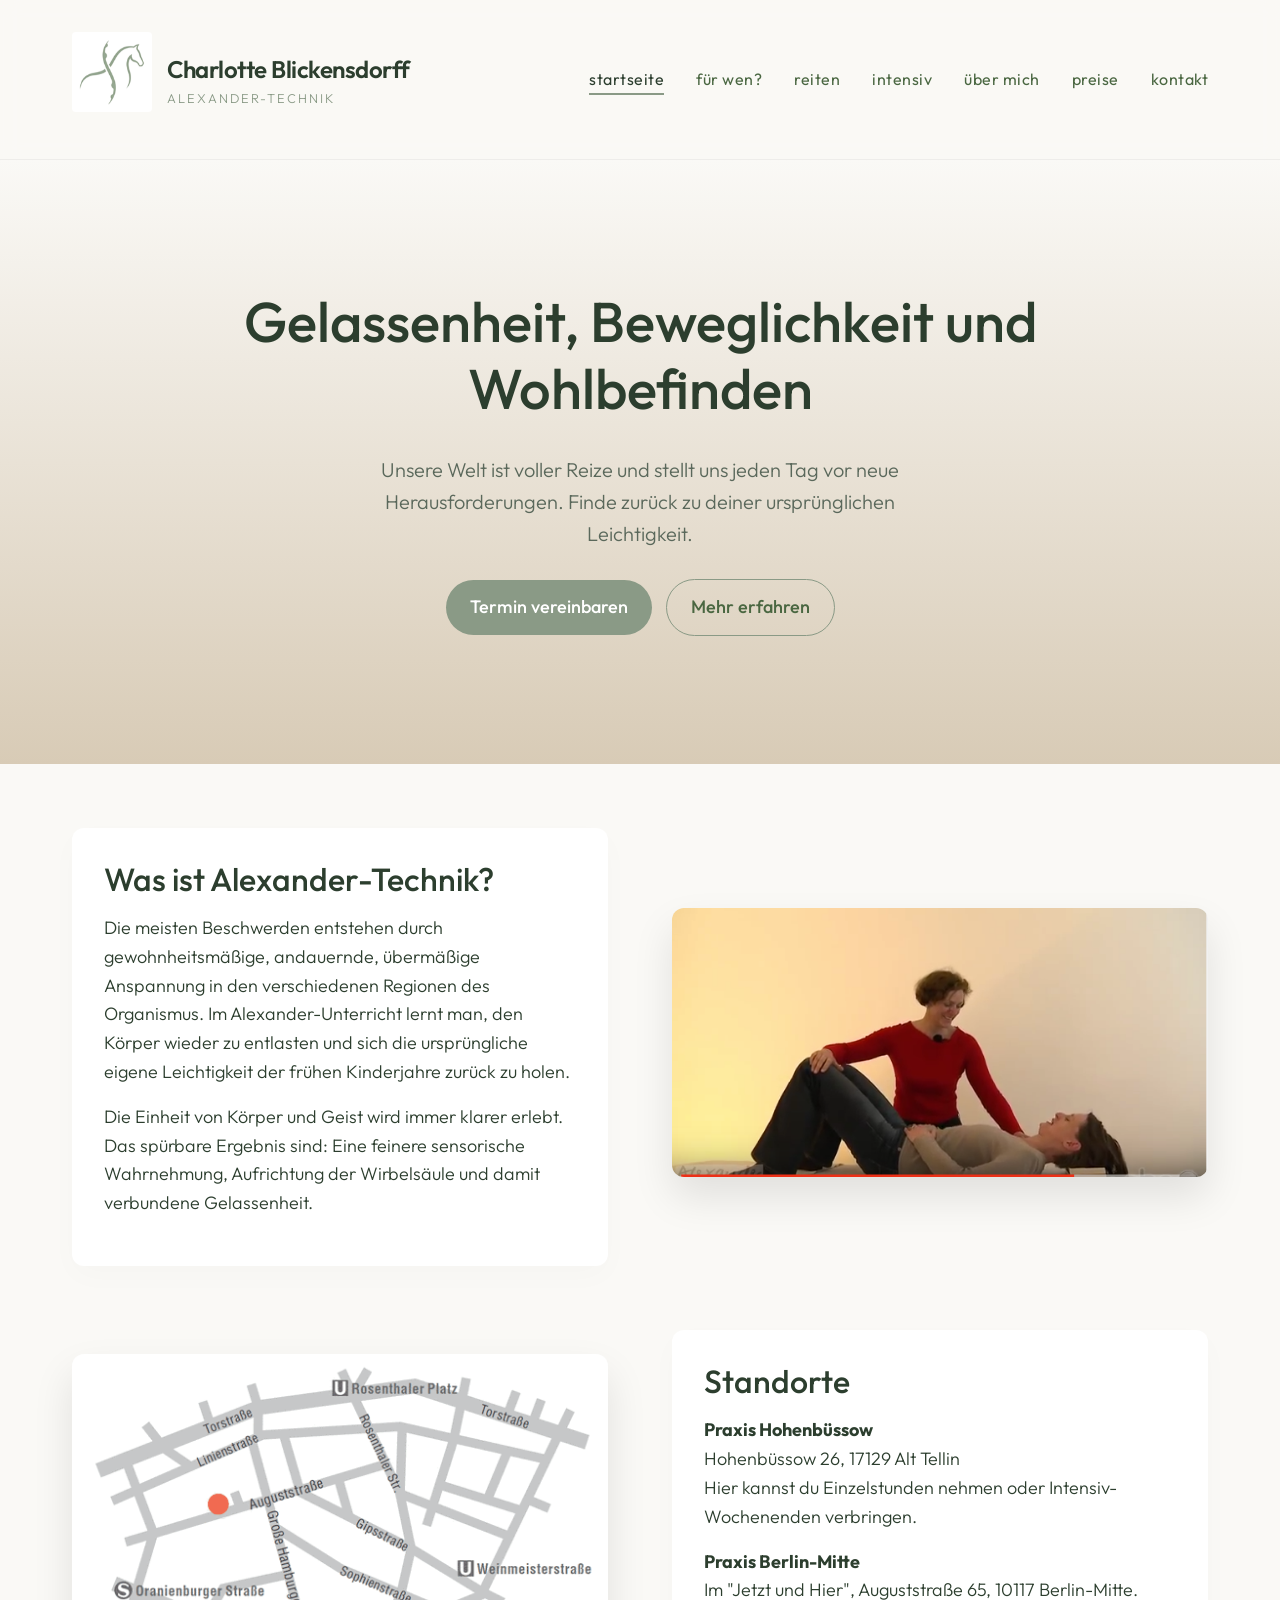
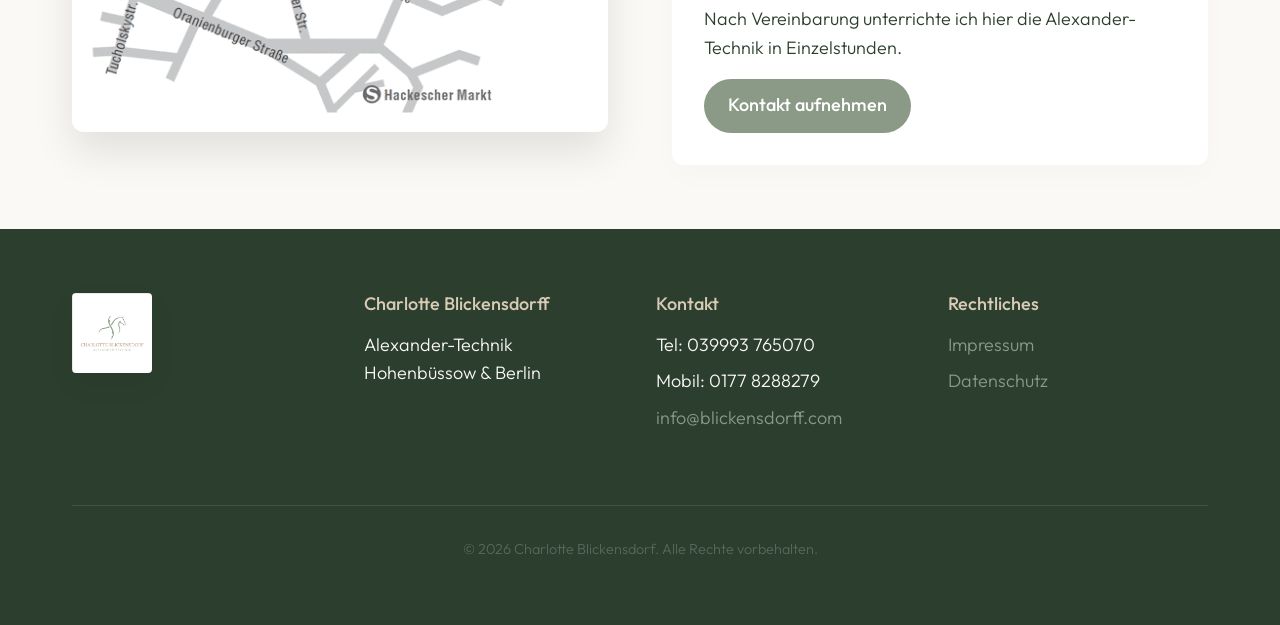
<file: index.html>
<!DOCTYPE html>
<html lang="de">
<head>
    <meta charset="UTF-8">
    <meta name="viewport" content="width=device-width, initial-scale=1.0">
    <title>Charlotte Blickensdorff - Alexander-Technik</title>
    <meta name="description" content="Alexander-Technik mit Charlotte Blickensdorff in Hohenbüssow und Berlin. Gelassenheit, Beweglichkeit und Wohlbefinden.">
    <link rel="stylesheet" href="css/styles.css">
</head>
<body>
    <header>
        <div class="container header-inner">
            <a href="index.html" class="logo-wrapper">
                <img src="assets/img/logo_klein.png" alt="Icon" class="logo-icon" style="width: 80px; height: 80px; margin-bottom: 15px; border-radius: 4px;">
                <div class="logo">
                    Charlotte Blickensdorff
                    <span>Alexander-Technik</span>
                </div>
            </a>
            <button class="menu-toggle" aria-label="Menü umschalten" aria-expanded="false">
                ☰
            </button>
            <nav>
                <ul>
                    <li><a href="index.html">Startseite</a></li>
                    <li><a href="fuer-wen.html">Für wen?</a></li>
                    <li><a href="reiten.html">Reiten</a></li>
                    <li><a href="intensiv.html">Intensiv</a></li>
                    <li><a href="ueber-mich.html">Über mich</a></li>
                    <li><a href="preise.html">Preise</a></li>
                    <li><a href="kontakt.html">Kontakt</a></li>
                </ul>
            </nav>
        </div>
    </header>

    <main>
        <section class="hero">
            <div class="container">
                <h1>Gelassenheit, Beweglichkeit und Wohlbefinden</h1>
                <p>Unsere Welt ist voller Reize und stellt uns jeden Tag vor neue Herausforderungen. Finde zurück zu deiner ursprünglichen Leichtigkeit.</p>
                <br>
                <a href="kontakt.html" class="btn">Termin vereinbaren</a>
                <a href="fuer-wen.html" class="btn btn-outline" style="margin-left: 10px;">Mehr erfahren</a>
            </div>
        </section>

        <section class="container">
            <div class="grid-2">
                <div class="content-box">
                    <h2>Was ist Alexander-Technik?</h2>
                    <p>Die meisten Beschwerden entstehen durch gewohnheitsmäßige, andauernde, übermäßige Anspannung in den verschiedenen Regionen des Organismus. Im Alexander-Unterricht lernt man, den Körper wieder zu entlasten und sich die ursprüngliche eigene Leichtigkeit der frühen Kinderjahre zurück zu holen.</p>
                    <p>Die Einheit von Körper und Geist wird immer klarer erlebt. Das spürbare Ergebnis sind: Eine feinere sensorische Wahrnehmung, Aufrichtung der Wirbelsäule und damit verbundene Gelassenheit.</p>
                </div>
                <div>
                    <!-- Hier können wir später ein schönes Bild einfügen -->
                    <img src="assets/img/image25.png" alt="Gelassenheit und Wohlbefinden" style="border-radius: 12px; box-shadow: 0 20px 40px rgba(0,0,0,0.1);">
                </div>
            </div>
        </section>

        <section class="container" style="margin-top: var(--spacing-xl);">
            <div class="grid-2">
                <div>
                    <img src="assets/img/image26.png" alt="Alexander-Technik Praxis" style="border-radius: 12px; box-shadow: 0 20px 40px rgba(0,0,0,0.1);">
                </div>
                <div class="content-box">
                    <h2>Standorte</h2>
                    <p><strong>Praxis Hohenbüssow</strong><br>
                    Hohenbüssow 26, 17129 Alt Tellin<br>
                    Hier kannst du Einzelstunden nehmen oder Intensiv-Wochenenden verbringen.</p>
                    <p><strong>Praxis Berlin-Mitte</strong><br>
                    Im "Jetzt und Hier", Auguststraße 65, 10117 Berlin-Mitte.<br>
                    Nach Vereinbarung unterrichte ich hier die Alexander-Technik in Einzelstunden.</p>
                    <a href="kontakt.html" class="btn">Kontakt aufnehmen</a>
                </div>
            </div>
        </section>
    </main>

    <footer>
        <div class="container footer-grid">
            <div class="footer-col">
                <img src="assets/img/logo.png" alt="Charlotte Blickensdorff Logo" style="width: 80px; height: 80px; margin-bottom: 15px; border-radius: 4px;">
            </div>
            <div class="footer-col">
                <h4>Charlotte Blickensdorff</h4>
                <p>Alexander-Technik<br>Hohenbüssow & Berlin</p>
            </div>
            <div class="footer-col">
                <h4>Kontakt</h4>
                <ul>
                    <li>Tel: 039993 765070</li>
                    <li>Mobil: 0177 8288279</li>
                    <li><a href="mailto:info@blickensdorff.com">info@blickensdorff.com</a></li>
                </ul>
            </div>
            <div class="footer-col">
                <h4>Rechtliches</h4>
                <ul>
                    <li><a href="kontakt.html#impressum">Impressum</a></li>
                    <li><a href="kontakt.html#datenschutz">Datenschutz</a></li>
                </ul>
            </div>
        </div>
        <div class="container">
            <div class="copyright">
                &copy; <script>document.write(new Date().getFullYear())</script> Charlotte Blickensdorf. Alle Rechte vorbehalten.
            </div>
        </div>
    </footer>

    <script src="js/script.js"></script>
</body>
</html>
</file>
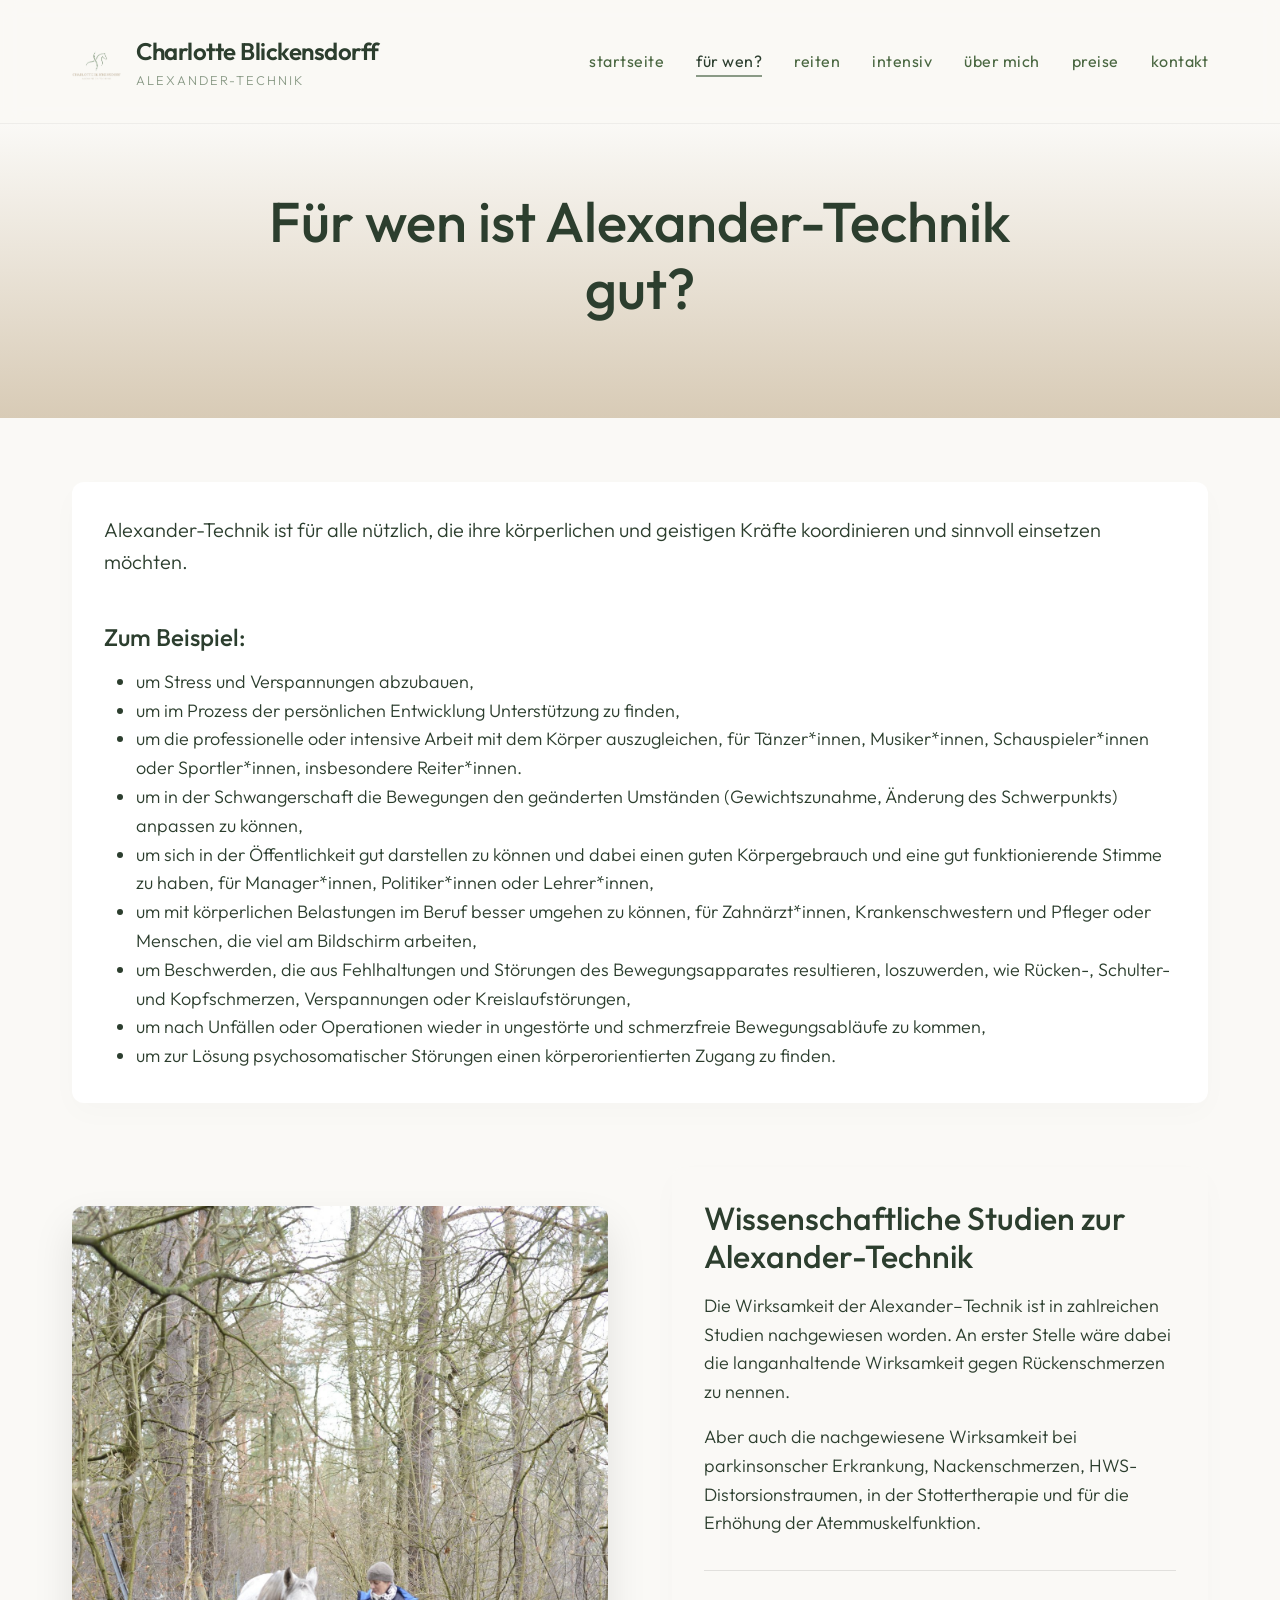
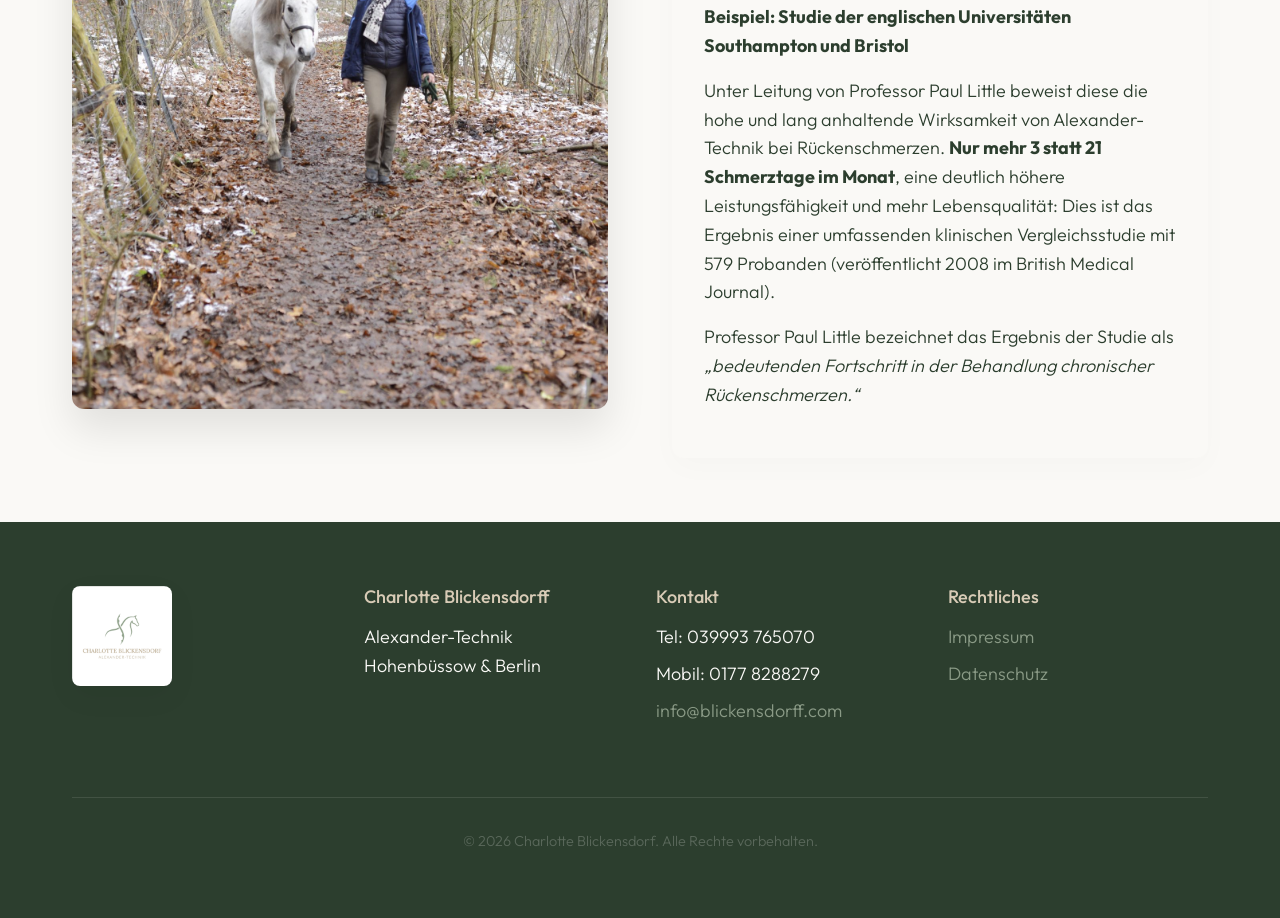
<file: fuer-wen.html>
<!DOCTYPE html>
<html lang="de">
<head>
    <meta charset="UTF-8">
    <meta name="viewport" content="width=device-width, initial-scale=1.0">
    <title>Für wen ist Alexander-Technik gut? - Charlotte Blickensdorff</title>
    <meta name="description" content="Alexander-Technik ist für alle nützlich, die ihre körperlichen und geistigen Kräfte koordinieren und sinnvoll einsetzen möchten.">
    <link rel="stylesheet" href="css/styles.css">
</head>
<body>
    <header>
        <div class="container header-inner">
            <a href="index.html" class="logo-wrapper">
                <img src="assets/img/logo_icon.png" alt="Icon" class="logo-icon">
                <div class="logo">
                    Charlotte Blickensdorff
                    <span>Alexander-Technik</span>
                </div>
            </a>
            <button class="menu-toggle" aria-label="Menü umschalten" aria-expanded="false">
                ☰
            </button>
            <nav>
                <ul>
                    <li><a href="index.html">Startseite</a></li>
                    <li><a href="fuer-wen.html">Für wen?</a></li>
                    <li><a href="reiten.html">Reiten</a></li>
                    <li><a href="intensiv.html">Intensiv</a></li>
                    <li><a href="ueber-mich.html">Über mich</a></li>
                    <li><a href="preise.html">Preise</a></li>
                    <li><a href="kontakt.html">Kontakt</a></li>
                </ul>
            </nav>
        </div>
    </header>

    <main>
        <section class="hero" style="padding: var(--spacing-xl) 0;">
            <div class="container">
                <h1>Für wen ist Alexander-Technik gut?</h1>
            </div>
        </section>

        <section class="container">
            <div class="content-box" style="margin-bottom: var(--spacing-xl);">
                <p style="font-size: 1.25rem;">Alexander-Technik ist für alle nützlich, die ihre körperlichen und geistigen Kräfte koordinieren und sinnvoll einsetzen möchten.</p>
                <br>
                <h3>Zum Beispiel:</h3>
                <ul style="margin-top: var(--spacing-md); margin-left: var(--spacing-lg);">
                    <li>um Stress und Verspannungen abzubauen,</li>
                    <li>um im Prozess der persönlichen Entwicklung Unterstützung zu finden,</li>
                    <li>um die professionelle oder intensive Arbeit mit dem Körper auszugleichen, für Tänzer*innen, Musiker*innen, Schauspieler*innen oder Sportler*innen, insbesondere Reiter*innen.</li>
                    <li>um in der Schwangerschaft die Bewegungen den geänderten Umständen (Gewichtszunahme, Änderung des Schwerpunkts) anpassen zu können,</li>
                    <li>um sich in der Öffentlichkeit gut darstellen zu können und dabei einen guten Körpergebrauch und eine gut funktionierende Stimme zu haben, für Manager*innen, Politiker*innen oder Lehrer*innen,</li>
                    <li>um mit körperlichen Belastungen im Beruf besser umgehen zu können, für Zahnärzt*innen, Krankenschwestern und Pfleger oder Menschen, die viel am Bildschirm arbeiten,</li>
                    <li>um Beschwerden, die aus Fehlhaltungen und Störungen des Bewegungsapparates resultieren, loszuwerden, wie Rücken-, Schulter- und Kopfschmerzen, Verspannungen oder Kreislaufstörungen,</li>
                    <li>um nach Unfällen oder Operationen wieder in ungestörte und schmerzfreie Bewegungsabläufe zu kommen,</li>
                    <li>um zur Lösung psychosomatischer Störungen einen körperorientierten Zugang zu finden.</li>
                </ul>
            </div>
            
            <div class="grid-2">
                <div>
                    <img src="assets/img/image20.jpeg" alt="Für wen ist Alexander-Technik geeignet" style="border-radius: 12px; box-shadow: 0 20px 40px rgba(0,0,0,0.1);">
                </div>
                <div class="content-box" style="background-color: var(--color-bg);">
                    <h2>Wissenschaftliche Studien zur Alexander-Technik</h2>
                    <p>Die Wirksamkeit der Alexander–Technik ist in zahlreichen Studien nachgewiesen worden. An erster Stelle wäre dabei die langanhaltende Wirksamkeit gegen Rückenschmerzen zu nennen.</p>
                    <p>Aber auch die nachgewiesene Wirksamkeit bei parkinsonscher Erkrankung, Nackenschmerzen, HWS-Distorsionstraumen, in der Stottertherapie und für die Erhöhung der Atemmuskelfunktion.</p>
                    <hr style="margin: var(--spacing-lg) 0; border: 0; border-top: 1px solid rgba(0,0,0,0.1);">
                    <p><strong>Beispiel: Studie der englischen Universitäten Southampton und Bristol</strong></p>
                    <p>Unter Leitung von Professor Paul Little beweist diese die hohe und lang anhaltende Wirksamkeit von Alexander-Technik bei Rückenschmerzen. <strong>Nur mehr 3 statt 21 Schmerztage im Monat</strong>, eine deutlich höhere Leistungsfähigkeit und mehr Lebensqualität: Dies ist das Ergebnis einer umfassenden klinischen Vergleichsstudie mit 579 Probanden (veröffentlicht 2008 im British Medical Journal).</p>
                    <p>Professor Paul Little bezeichnet das Ergebnis der Studie als <em>„bedeutenden Fortschritt in der Behandlung chronischer Rückenschmerzen.“</em></p>
                </div>
            </div>
        </section>
    </main>

    <footer>
        <div class="container footer-grid">
            <div class="footer-col" style="max-width: 120px;">
                <img src="assets/img/logo.png" alt="Charlotte Blickensdorf Logo" style="width: 100px; height: 100px; border-radius: 8px;">
            </div>
            <div class="footer-col">
                <h4>Charlotte Blickensdorff</h4>
                <p>Alexander-Technik<br>Hohenbüssow & Berlin</p>
            </div>
            <div class="footer-col">
                <h4>Kontakt</h4>
                <ul>
                    <li>Tel: 039993 765070</li>
                    <li>Mobil: 0177 8288279</li>
                    <li><a href="mailto:info@blickensdorff.com">info@blickensdorff.com</a></li>
                </ul>
            </div>
            <div class="footer-col">
                <h4>Rechtliches</h4>
                <ul>
                    <li><a href="kontakt.html#impressum">Impressum</a></li>
                    <li><a href="kontakt.html#datenschutz">Datenschutz</a></li>
                </ul>
            </div>
        </div>
        <div class="container">
            <div class="copyright">
                &copy; <script>document.write(new Date().getFullYear())</script> Charlotte Blickensdorf. Alle Rechte vorbehalten.
            </div>
        </div>
    </footer>

    <script src="js/script.js"></script>
</body>
</html>
</file>
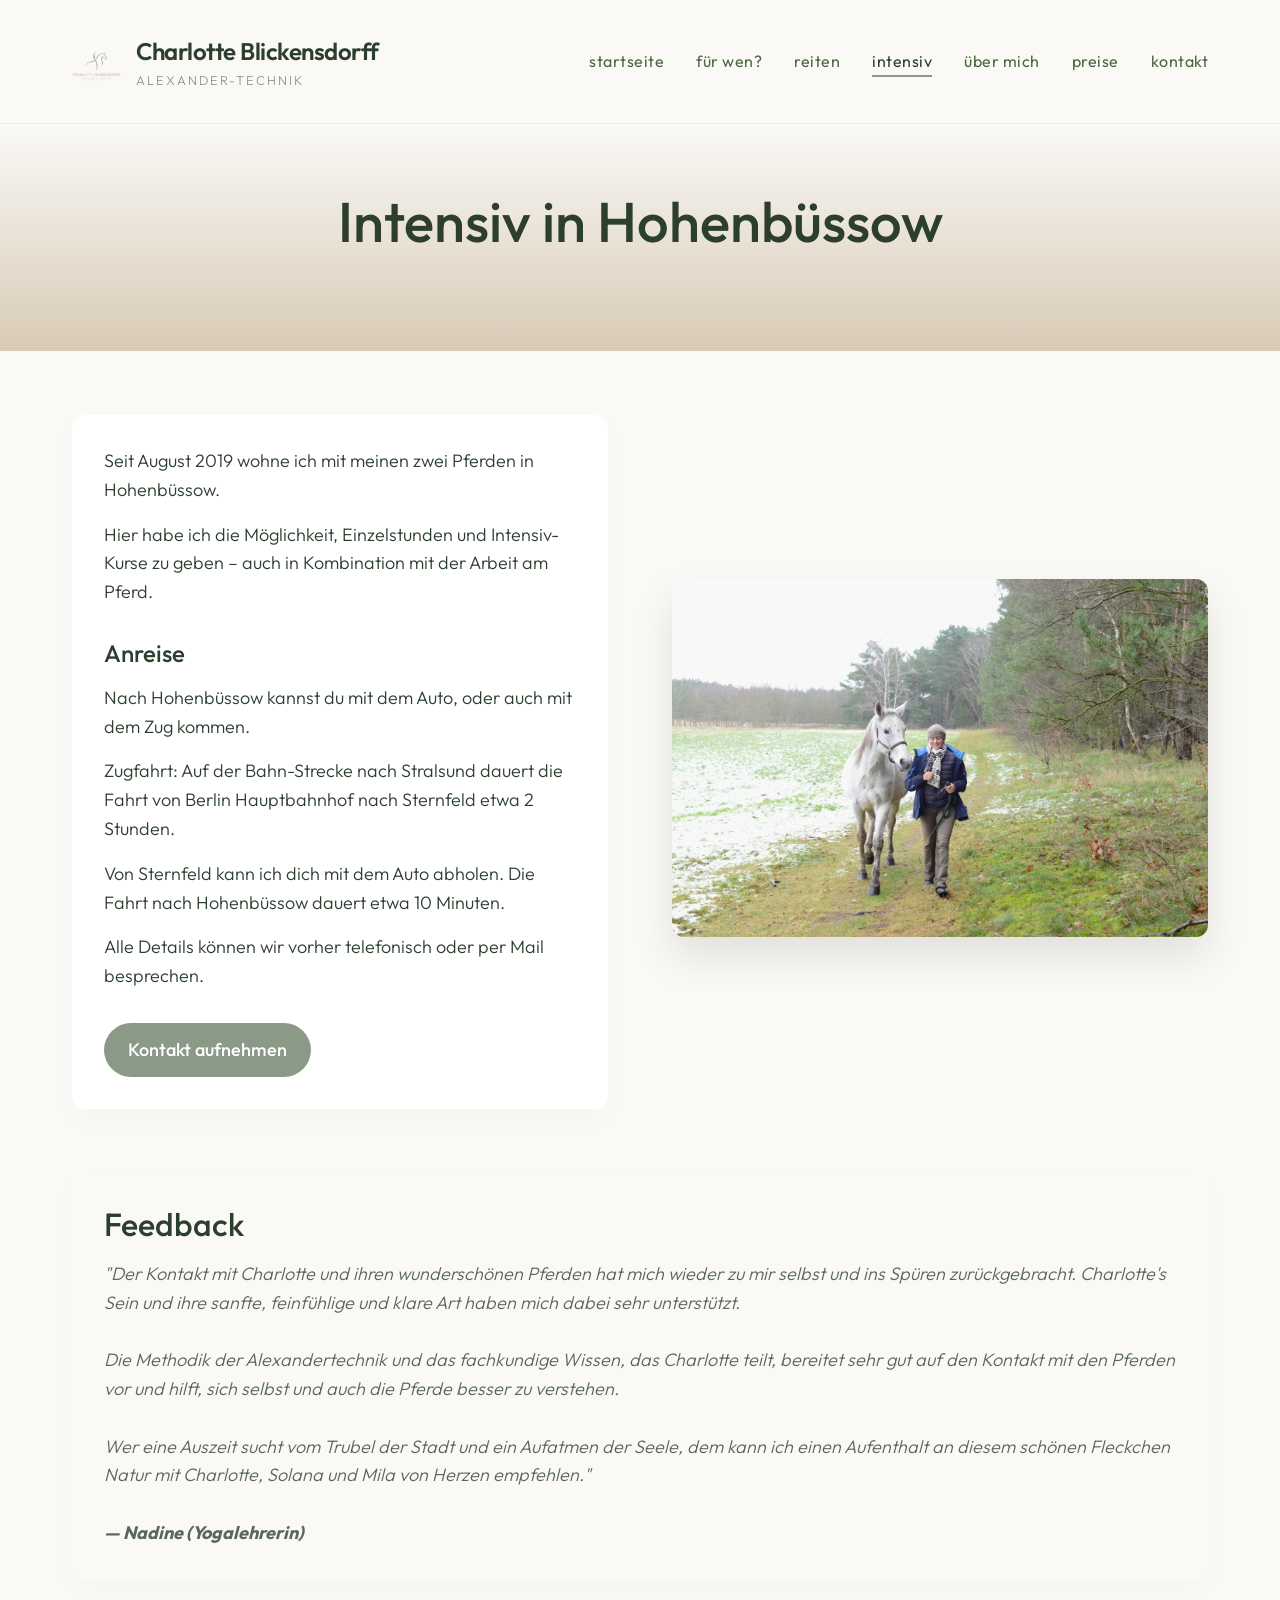
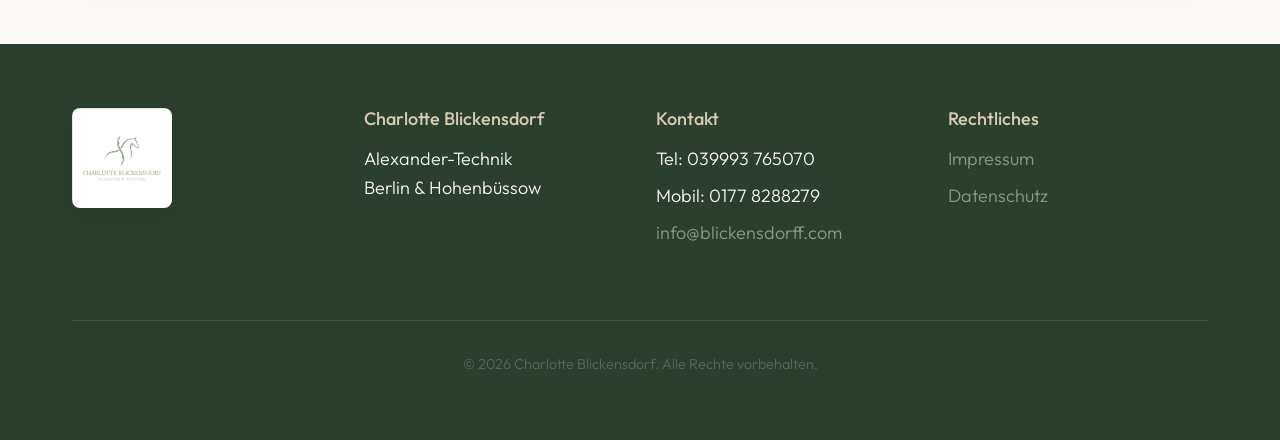
<file: intensiv.html>
<!DOCTYPE html>
<html lang="de">
<head>
    <meta charset="UTF-8">
    <meta name="viewport" content="width=device-width, initial-scale=1.0">
    <title>Intensivkurse in Hohenbüssow - Charlotte Blickensdorff</title>
    <meta name="description" content="Intensiv-Wochenenden und Einzelstunden für Alexander-Technik in Hohenbüssow, Mecklenburg-Vorpommern.">
    <link rel="stylesheet" href="css/styles.css">
</head>
<body>
    <header>
        <div class="container header-inner">
            <a href="index.html" class="logo-wrapper">
                <img src="assets/img/logo_icon.png" alt="Icon" class="logo-icon">
                <div class="logo">
                    Charlotte Blickensdorff
                    <span>Alexander-Technik</span>
                </div>
            </a>
            <button class="menu-toggle" aria-label="Menü umschalten" aria-expanded="false">
                ☰
            </button>
            <nav>
                <ul>
                    <li><a href="index.html">Startseite</a></li>
                    <li><a href="fuer-wen.html">Für wen?</a></li>
                    <li><a href="reiten.html">Reiten</a></li>
                    <li><a href="intensiv.html">Intensiv</a></li>
                    <li><a href="ueber-mich.html">Über mich</a></li>
                    <li><a href="preise.html">Preise</a></li>
                    <li><a href="kontakt.html">Kontakt</a></li>
                </ul>
            </nav>
        </div>
    </header>

    <main>
        <section class="hero" style="padding: var(--spacing-xl) 0;">
            <div class="container">
                <h1>Intensiv in Hohenbüssow</h1>
            </div>
        </section>

        <section class="container">
            <div class="grid-2">
                <div class="content-box">
                    <p>Seit August 2019 wohne ich mit meinen zwei Pferden in Hohenbüssow.</p>
                    <p>Hier habe ich die Möglichkeit, Einzelstunden und Intensiv-Kurse zu geben – auch in Kombination mit der Arbeit am Pferd.</p>
                    
                    <h3 style="margin-top: var(--spacing-lg);">Anreise</h3>
                    <p>Nach Hohenbüssow kannst du mit dem Auto, oder auch mit dem Zug kommen.</p>
                    <p>Zugfahrt: Auf der Bahn-Strecke nach Stralsund dauert die Fahrt von Berlin Hauptbahnhof nach Sternfeld etwa 2 Stunden.</p>
                    <p>Von Sternfeld kann ich dich mit dem Auto abholen. Die Fahrt nach Hohenbüssow dauert etwa 10 Minuten.</p>
                    <p>Alle Details können wir vorher telefonisch oder per Mail besprechen.</p>
                    
                    <a href="kontakt.html" class="btn" style="margin-top: var(--spacing-md);">Kontakt aufnehmen</a>
                </div>
                <div>
                    <!-- Bild Hohenbüssow / Natur / Pferd -->
                    <img src="assets/img/image21.jpeg" alt="Natur in Hohenbüssow" style="border-radius: 12px; box-shadow: 0 20px 40px rgba(0,0,0,0.1);">
                </div>
            </div>
            
            <div class="content-box" style="margin-top: var(--spacing-xl); background-color: var(--color-bg);">
                <h2>Feedback</h2>
                <blockquote style="font-style: italic; color: var(--color-text-light);">
                    "Der Kontakt mit Charlotte und ihren wunderschönen Pferden hat mich wieder zu mir selbst und ins Spüren zurückgebracht. Charlotte's Sein und ihre sanfte, feinfühlige und klare Art haben mich dabei sehr unterstützt.<br><br>
                    Die Methodik der Alexandertechnik und das fachkundige Wissen, das Charlotte teilt, bereitet sehr gut auf den Kontakt mit den Pferden vor und hilft, sich selbst und auch die Pferde besser zu verstehen.<br><br>
                    Wer eine Auszeit sucht vom Trubel der Stadt und ein Aufatmen der Seele, dem kann ich einen Aufenthalt an diesem schönen Fleckchen Natur mit Charlotte, Solana und Mila von Herzen empfehlen."
                    <br><br><strong>— Nadine (Yogalehrerin)</strong>
                </blockquote>
            </div>
        </section>
    </main>

    <footer>
        <div class="container footer-grid">
            <div class="footer-col" style="max-width: 120px;">
                <img src="assets/img/logo.png" alt="Charlotte Blickensdorf Logo" style="width: 100px; height: 100px; border-radius: 8px;">
            </div>
            <div class="footer-col">
                <h4>Charlotte Blickensdorf</h4>
                <p>Alexander-Technik<br>Berlin & Hohenbüssow</p>
            </div>
            <div class="footer-col">
                <h4>Kontakt</h4>
                <ul>
                    <li>Tel: 039993 765070</li>
                    <li>Mobil: 0177 8288279</li>
                    <li><a href="mailto:info@blickensdorff.com">info@blickensdorff.com</a></li>
                </ul>
            </div>
            <div class="footer-col">
                <h4>Rechtliches</h4>
                <ul>
                    <li><a href="kontakt.html#impressum">Impressum</a></li>
                    <li><a href="kontakt.html#datenschutz">Datenschutz</a></li>
                </ul>
            </div>
        </div>
        <div class="container">
            <div class="copyright">
                &copy; <script>document.write(new Date().getFullYear())</script> Charlotte Blickensdorf. Alle Rechte vorbehalten.
            </div>
        </div>
    </footer>

    <script src="js/script.js"></script>
</body>
</html>
</file>
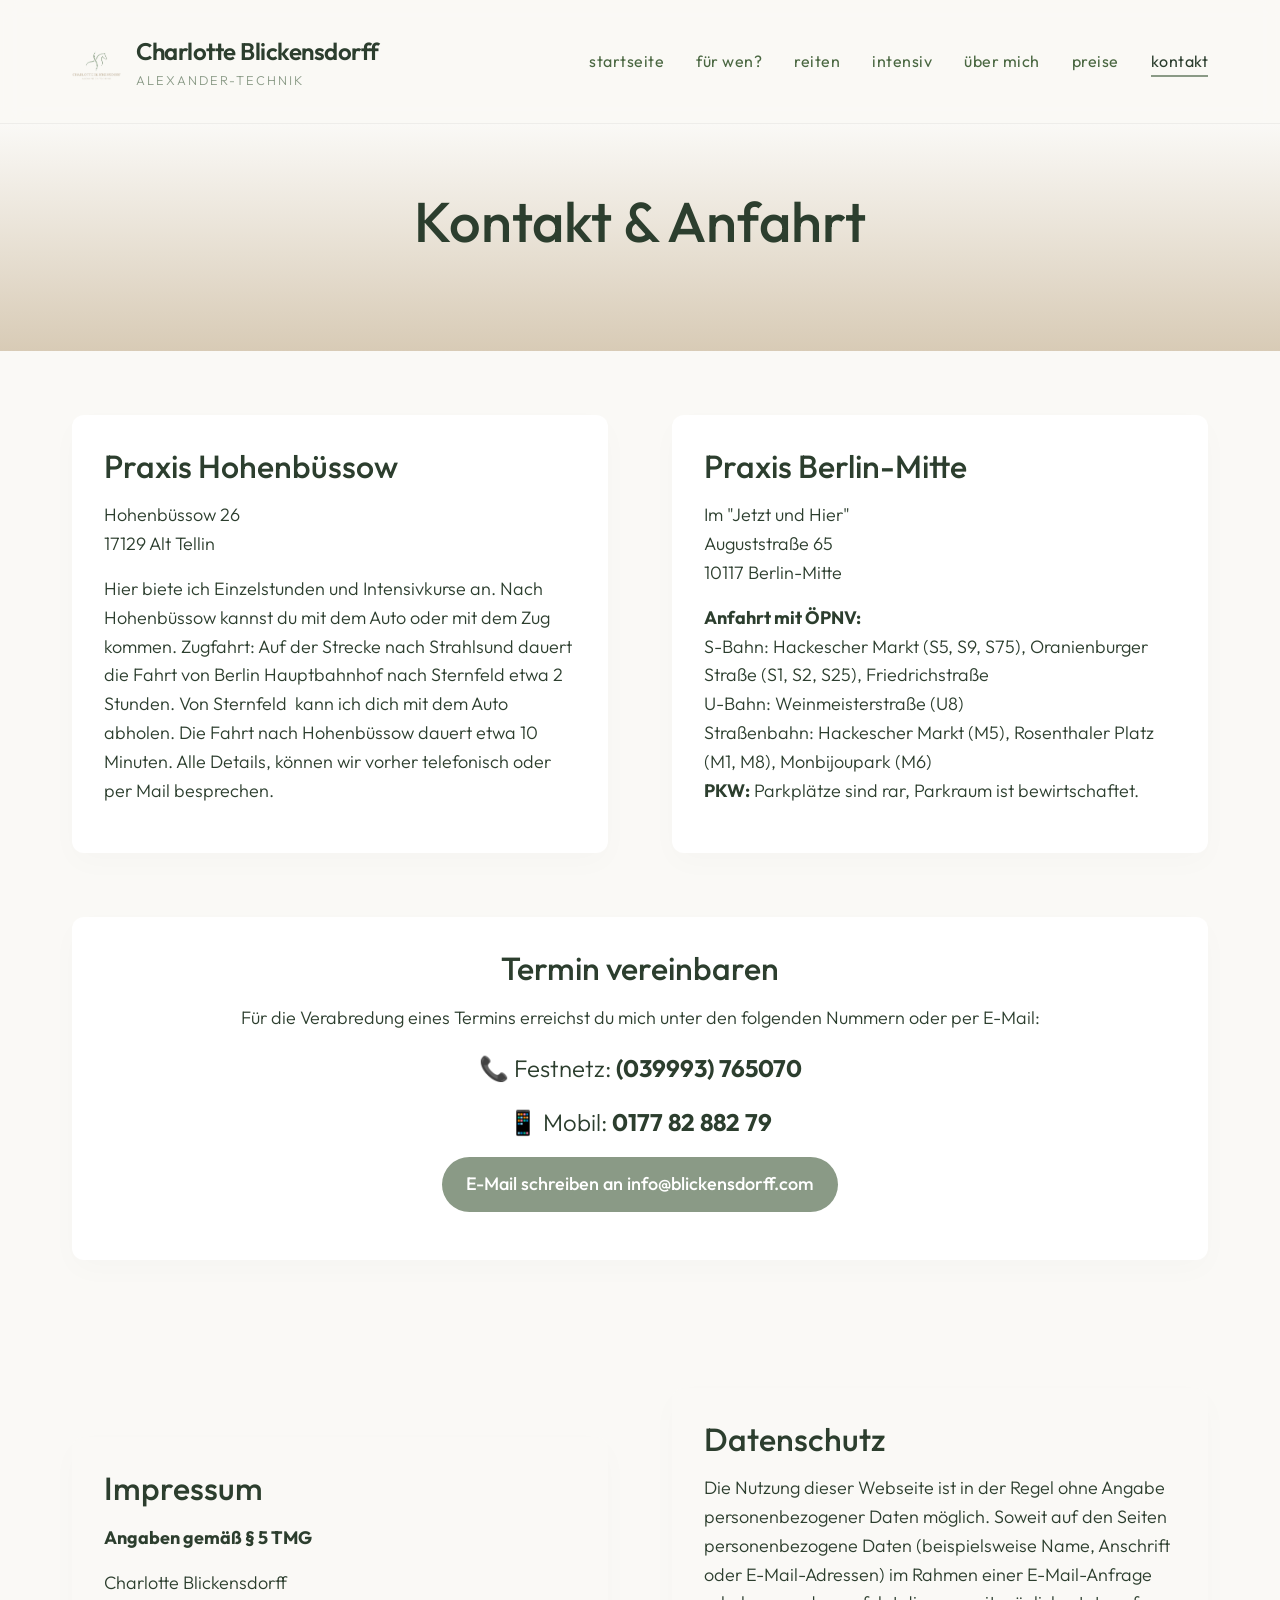
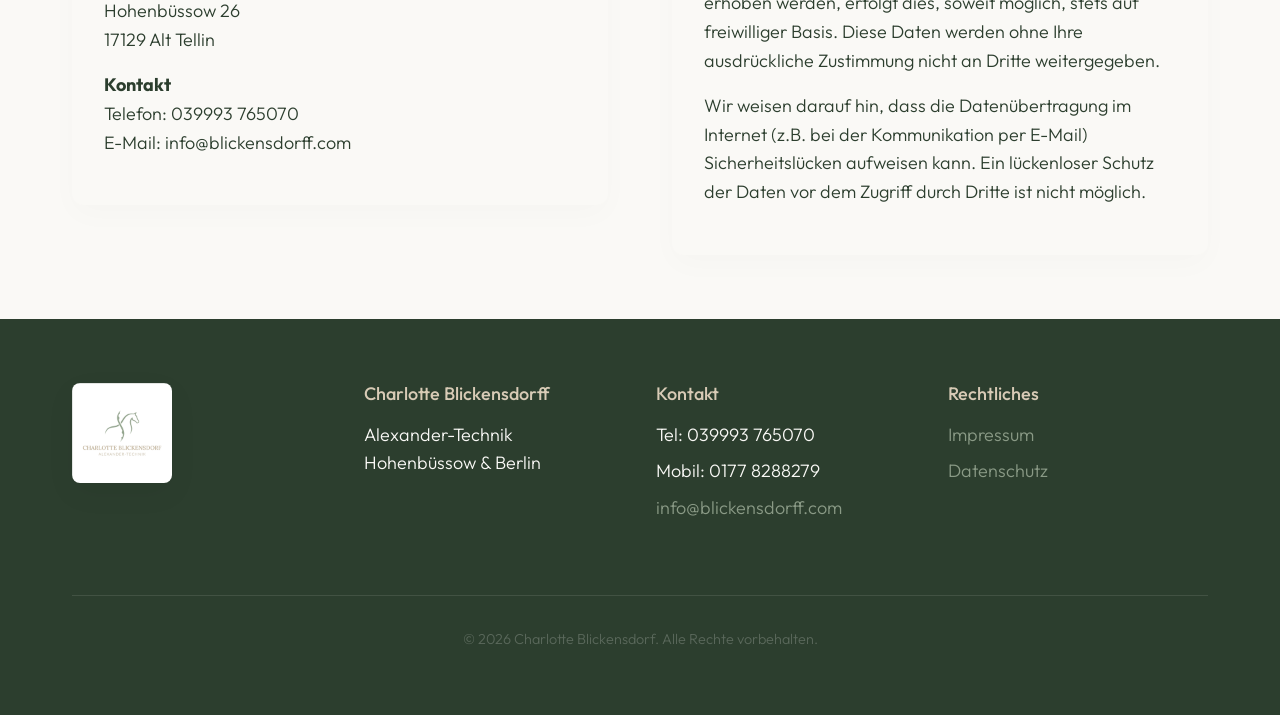
<file: kontakt.html>
<!DOCTYPE html>
<html lang="de">
<head>
    <meta charset="UTF-8">
    <meta name="viewport" content="width=device-width, initial-scale=1.0">
    <title>Kontakt & Anfahrt - Charlotte Blickensdorff</title>
    <meta name="description" content="So erreichen Sie Charlotte Blickensdorff in Hohenbüssow und Berlin-Mitte.">
    <link rel="stylesheet" href="css/styles.css">
</head>
<body>
    <header>
        <div class="container header-inner">
            <a href="index.html" class="logo-wrapper">
                <img src="assets/img/logo_icon.png" alt="Icon" class="logo-icon">
                <div class="logo">
                    Charlotte Blickensdorff
                    <span>Alexander-Technik</span>
                </div>
            </a>
            <button class="menu-toggle" aria-label="Menü umschalten" aria-expanded="false">
                ☰
            </button>
            <nav>
                <ul>
                    <li><a href="index.html">Startseite</a></li>
                    <li><a href="fuer-wen.html">Für wen?</a></li>
                    <li><a href="reiten.html">Reiten</a></li>
                    <li><a href="intensiv.html">Intensiv</a></li>
                    <li><a href="ueber-mich.html">Über mich</a></li>
                    <li><a href="preise.html">Preise</a></li>
                    <li><a href="kontakt.html">Kontakt</a></li>
                </ul>
            </nav>
        </div>
    </header>

    <main>
        <section class="hero" style="padding: var(--spacing-xl) 0;">
            <div class="container">
                <h1>Kontakt & Anfahrt</h1>
            </div>
        </section>

        <section class="container">
            <div class="grid-2">
                <div class="content-box">
                    <h2>Praxis Hohenbüssow</h2>
                    <p>Hohenbüssow 26<br>17129 Alt Tellin</p>
                    <p>Hier biete ich Einzelstunden und Intensivkurse an.
                        Nach Hohenbüssow kannst du mit dem Auto oder mit dem Zug kommen.
Zugfahrt: Auf der Strecke nach Strahlsund dauert die Fahrt von Berlin Hauptbahnhof nach Sternfeld etwa 2 Stunden.
Von Sternfeld  kann ich dich mit dem Auto abholen. Die Fahrt nach Hohenbüssow dauert etwa 10 Minuten.
Alle Details, können wir vorher telefonisch oder per Mail besprechen.</p>
                </div>
                
                <div class="content-box">
                    <h2>Praxis Berlin-Mitte</h2>
                    <p>Im "Jetzt und Hier"<br>Auguststraße 65<br>10117 Berlin-Mitte</p>
                    <p><strong>Anfahrt mit ÖPNV:</strong><br>
                    S-Bahn: Hackescher Markt (S5, S9, S75), Oranienburger Straße (S1, S2, S25), Friedrichstraße<br>
                    U-Bahn: Weinmeisterstraße (U8)<br>
                    Straßenbahn: Hackescher Markt (M5), Rosenthaler Platz (M1, M8), Monbijoupark (M6)<br>
                    <strong>PKW:</strong> Parkplätze sind rar, Parkraum ist bewirtschaftet.</p>
                </div>
            </div>
            
            <div class="content-box" style="margin-top: var(--spacing-xl); text-align: center;">
                <h2>Termin vereinbaren</h2>
                <p>Für die Verabredung eines Termins erreichst du mich unter den folgenden Nummern oder per E-Mail:</p>
                <div style="font-size: 1.5rem; margin: var(--spacing-md) 0;">
                    <p>📞 Festnetz: <strong>(039993) 765070</strong></p>
                    <p>📱 Mobil: <strong>0177 82 882 79</strong></p>
                </div>
                <p>
                    <a href="mailto:info@blickensdorff.com" class="btn">E-Mail schreiben an info@blickensdorff.com</a>
                </p>
            </div>
        </section>
        
        <section class="container" style="margin-top: var(--spacing-xxl);">
            <div class="grid-2">
                <div id="impressum" class="content-box" style="background-color: var(--color-bg);">
                    <h2>Impressum</h2>
                    <p><strong>Angaben gemäß § 5 TMG</strong></p>
                    <p>Charlotte Blickensdorff<br>
                    Hohenbüssow 26<br>
                    17129 Alt Tellin</p>
                    <p><strong>Kontakt</strong><br>
                    Telefon: 039993 765070<br>
                    E-Mail: info@blickensdorff.com</p>
                </div>
                <div id="datenschutz" class="content-box" style="background-color: var(--color-bg);">
                    <h2>Datenschutz</h2>
                    <p>Die Nutzung dieser Webseite ist in der Regel ohne Angabe personenbezogener Daten möglich. Soweit auf den Seiten personenbezogene Daten (beispielsweise Name, Anschrift oder E-Mail-Adressen) im Rahmen einer E-Mail-Anfrage erhoben werden, erfolgt dies, soweit möglich, stets auf freiwilliger Basis. Diese Daten werden ohne Ihre ausdrückliche Zustimmung nicht an Dritte weitergegeben.</p>
                    <p>Wir weisen darauf hin, dass die Datenübertragung im Internet (z.B. bei der Kommunikation per E-Mail) Sicherheitslücken aufweisen kann. Ein lückenloser Schutz der Daten vor dem Zugriff durch Dritte ist nicht möglich.</p>
                </div>
            </div>
        </section>
    </main>

    <footer>
        <div class="container footer-grid">
            <div class="footer-col" style="max-width: 120px;">
                <img src="assets/img/logo.png" alt="Charlotte Blickensdorf Logo" style="width: 100px; height: 100px; border-radius: 8px;">
            </div>
            <div class="footer-col">
                <h4>Charlotte Blickensdorff</h4>
                <p>Alexander-Technik<br>Hohenbüssow & Berlin</p>
            </div>
            <div class="footer-col">
                <h4>Kontakt</h4>
                <ul>
                    <li>Tel: 039993 765070</li>
                    <li>Mobil: 0177 8288279</li>
                    <li><a href="mailto:info@blickensdorff.com">info@blickensdorff.com</a></li>
                </ul>
            </div>
            <div class="footer-col">
                <h4>Rechtliches</h4>
                <ul>
                    <li><a href="kontakt.html#impressum">Impressum</a></li>
                    <li><a href="kontakt.html#datenschutz">Datenschutz</a></li>
                </ul>
            </div>
        </div>
        <div class="container">
            <div class="copyright">
                &copy; <script>document.write(new Date().getFullYear())</script> Charlotte Blickensdorf. Alle Rechte vorbehalten.
            </div>
        </div>
    </footer>

    <script src="js/script.js"></script>
</body>
</html>
</file>
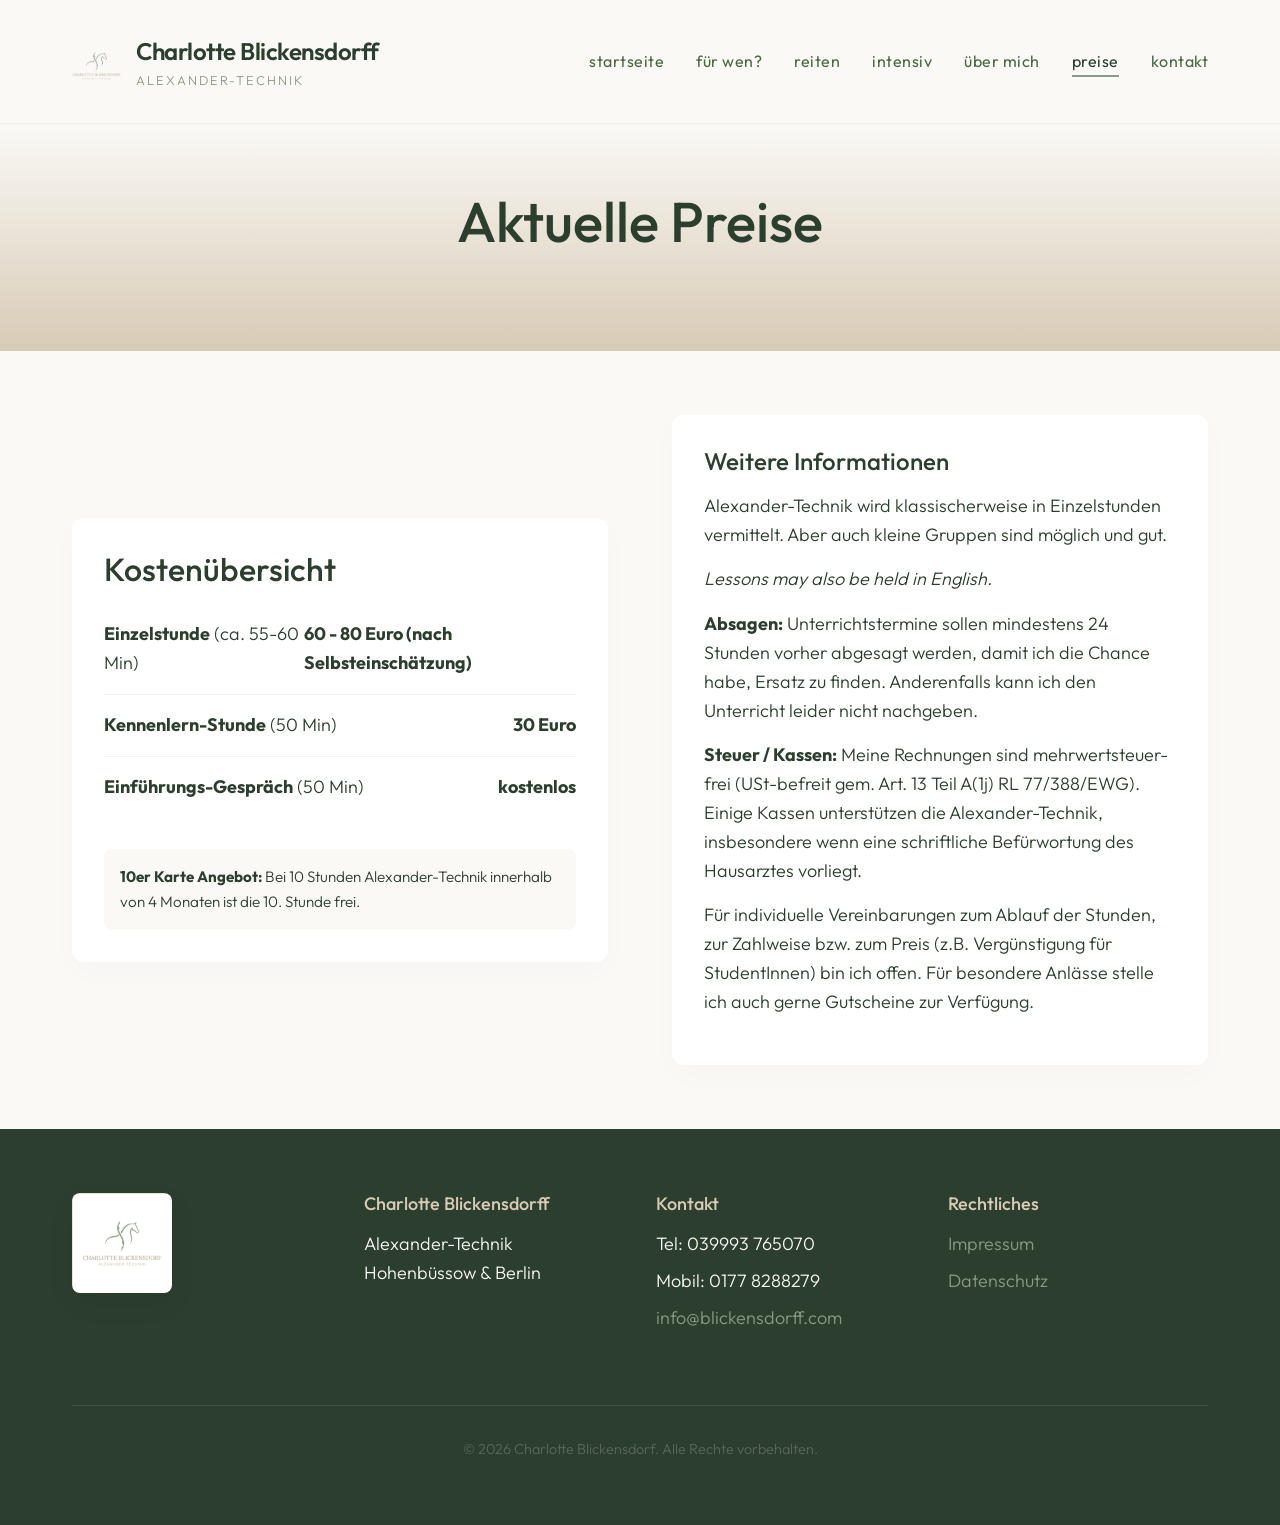
<file: preise.html>
<!DOCTYPE html>
<html lang="de">
<head>
    <meta charset="UTF-8">
    <meta name="viewport" content="width=device-width, initial-scale=1.0">
    <title>Preise - Charlotte Blickensdorff</title>
    <meta name="description" content="Aktuelle Preise für Einzelstunden und Einführungsgespräche in die Alexander-Technik.">
    <link rel="stylesheet" href="css/styles.css">
</head>
<body>
    <header>
        <div class="container header-inner">
            <a href="index.html" class="logo-wrapper">
                <img src="assets/img/logo_icon.png" alt="Icon" class="logo-icon">
                <div class="logo">
                    Charlotte Blickensdorff
                    <span>Alexander-Technik</span>
                </div>
            </a>
            <button class="menu-toggle" aria-label="Menü umschalten" aria-expanded="false">
                ☰
            </button>
            <nav>
                <ul>
                    <li><a href="index.html">Startseite</a></li>
                    <li><a href="fuer-wen.html">Für wen?</a></li>
                    <li><a href="reiten.html">Reiten</a></li>
                    <li><a href="intensiv.html">Intensiv</a></li>
                    <li><a href="ueber-mich.html">Über mich</a></li>
                    <li><a href="preise.html">Preise</a></li>
                    <li><a href="kontakt.html">Kontakt</a></li>
                </ul>
            </nav>
        </div>
    </header>

    <main>
        <section class="hero" style="padding: var(--spacing-xl) 0;">
            <div class="container">
                <h1>Aktuelle Preise</h1>
            </div>
        </section>

        <section class="container">
            <div class="grid-2">
                <div class="content-box">
                    <h2>Kostenübersicht</h2>
                    <ul style="list-style: none; padding: 0;">
                        <li style="padding: var(--spacing-md) 0; border-bottom: 1px solid rgba(0,0,0,0.05); display: flex; justify-content: space-between;">
                            <span><strong>Einzelstunde</strong> (ca. 55-60 Min)</span>
                            <span><strong>60 - 80 Euro (nach Selbsteinschätzung)</strong></span>
                        </li>
                        <li style="padding: var(--spacing-md) 0; border-bottom: 1px solid rgba(0,0,0,0.05); display: flex; justify-content: space-between;">
                            <span><strong>Kennenlern-Stunde</strong> (50 Min)</span>
                            <span><strong>30 Euro</strong></span>
                        </li>
                        <li style="padding: var(--spacing-md) 0; display: flex; justify-content: space-between;">
                            <span><strong>Einführungs-Gespräch</strong> (50 Min)</span>
                            <span><strong>kostenlos</strong></span>
                        </li>
                    </ul>
                    
                    <div style="background-color: var(--color-bg); padding: var(--spacing-md); border-radius: 8px; margin-top: var(--spacing-lg);">
                        <p style="margin: 0; font-size: 0.95rem;"><strong>10er Karte Angebot:</strong> Bei 10 Stunden Alexander-Technik innerhalb von 4 Monaten ist die 10. Stunde frei.</p>
                    </div>
                </div>
                
                <div class="content-box">
                    <h3>Weitere Informationen</h3>
                    <p>Alexander-Technik wird klassischerweise in Einzelstunden vermittelt. Aber auch kleine Gruppen sind möglich und gut.</p>
                    <p><em>Lessons may also be held in English.</em></p>
                    
                    <p><strong>Absagen:</strong> Unterrichtstermine sollen mindestens 24 Stunden vorher abgesagt werden, damit ich die Chance habe, Ersatz zu finden. Anderenfalls kann ich den Unterricht leider nicht nachgeben.</p>
                    
                    <p><strong>Steuer / Kassen:</strong> Meine Rechnungen sind mehrwertsteuer-frei (USt-befreit gem. Art. 13 Teil A(1j) RL 77/388/EWG). Einige Kassen unterstützen die Alexander-Technik, insbesondere wenn eine schriftliche Befürwortung des Hausarztes vorliegt.</p>
                    
                    <p>Für individuelle Vereinbarungen zum Ablauf der Stunden, zur Zahlweise bzw. zum Preis (z.B. Vergünstigung für StudentInnen) bin ich offen. Für besondere Anlässe stelle ich auch gerne Gutscheine zur Verfügung.</p>
                </div>
            </div>
        </section>
    </main>

    <footer>
        <div class="container footer-grid">
            <div class="footer-col" style="max-width: 120px;">
                <img src="assets/img/logo.png" alt="Charlotte Blickensdorf Logo" style="width: 100px; height: 100px; border-radius: 8px;">
            </div>
            <div class="footer-col">
                <h4>Charlotte Blickensdorff</h4>
                <p>Alexander-Technik<br>Hohenbüssow & Berlin</p>
            </div>
            <div class="footer-col">
                <h4>Kontakt</h4>
                <ul>
                    <li>Tel: 039993 765070</li>
                    <li>Mobil: 0177 8288279</li>
                    <li><a href="mailto:info@blickensdorff.com">info@blickensdorff.com</a></li>
                </ul>
            </div>
            <div class="footer-col">
                <h4>Rechtliches</h4>
                <ul>
                    <li><a href="kontakt.html#impressum">Impressum</a></li>
                    <li><a href="kontakt.html#datenschutz">Datenschutz</a></li>
                </ul>
            </div>
        </div>
        <div class="container">
            <div class="copyright">
                &copy; <script>document.write(new Date().getFullYear())</script> Charlotte Blickensdorf. Alle Rechte vorbehalten.
            </div>
        </div>
    </footer>

    <script src="js/script.js"></script>
</body>
</html>
</file>
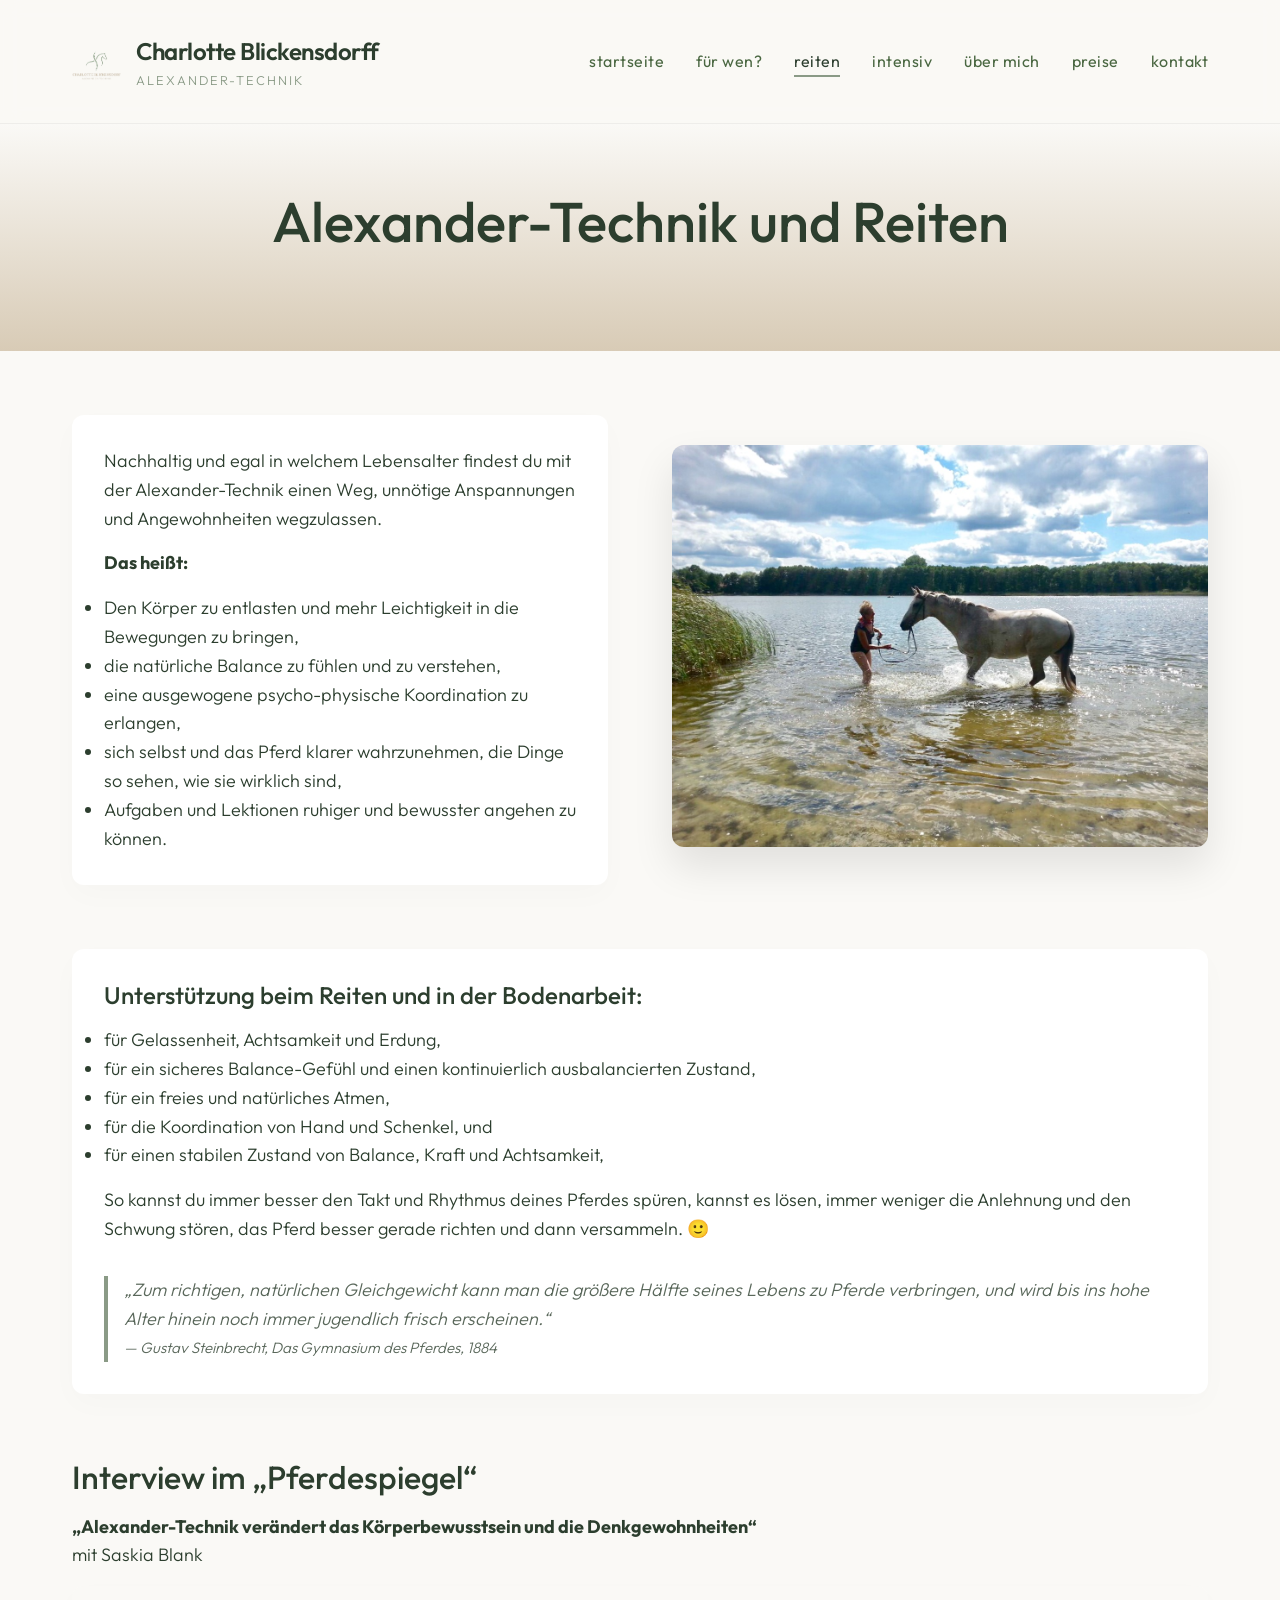
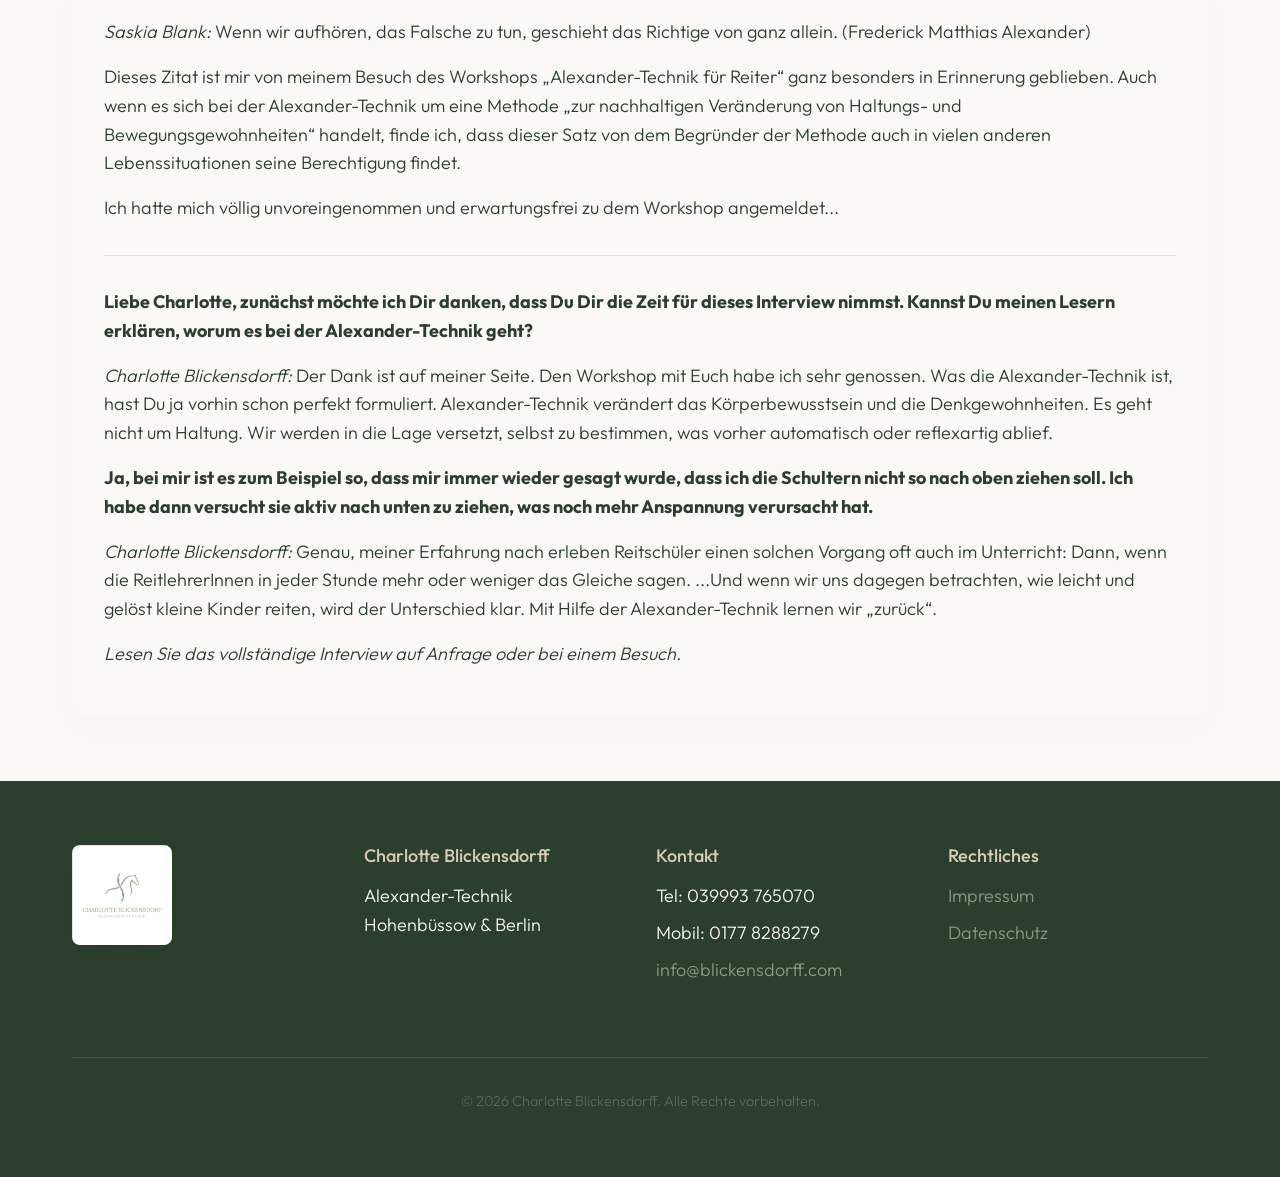
<file: reiten.html>
<!DOCTYPE html>
<html lang="de">
<head>
    <meta charset="UTF-8">
    <meta name="viewport" content="width=device-width, initial-scale=1.0">
    <title>Alexander-Technik und Reiten - Charlotte Blickensdorff</title>
    <meta name="description" content="Alexander-Technik für Reiter mit Charlotte Blickensdorff. Entlasten Sie Ihren Körper und bringen Sie Leichtigkeit in Ihre Bewegungen auf dem Pferd.">
    <link rel="stylesheet" href="css/styles.css">
</head>
<body>
    <header>
        <div class="container header-inner">
            <a href="index.html" class="logo-wrapper">
                <img src="assets/img/logo_icon.png" alt="Icon" class="logo-icon">
                <div class="logo">
                    Charlotte Blickensdorff
                    <span>Alexander-Technik</span>
                </div>
            </a>
            <button class="menu-toggle" aria-label="Menü umschalten" aria-expanded="false">
                ☰
            </button>
            <nav>
                <ul>
                    <li><a href="index.html">Startseite</a></li>
                    <li><a href="fuer-wen.html">Für wen?</a></li>
                    <li><a href="reiten.html">Reiten</a></li>
                    <li><a href="intensiv.html">Intensiv</a></li>
                    <li><a href="ueber-mich.html">Über mich</a></li>
                    <li><a href="preise.html">Preise</a></li>
                    <li><a href="kontakt.html">Kontakt</a></li>
                </ul>
            </nav>
        </div>
    </header>

    <main>
        <section class="hero" style="padding: var(--spacing-xl) 0;">
            <div class="container">
                <h1>Alexander-Technik und Reiten</h1>
            </div>
        </section>

        <section class="container">
            <div class="grid-2">
                <div class="content-box">
                    <p>Nachhaltig und egal in welchem Lebensalter findest du mit der Alexander-Technik einen Weg, unnötige Anspannungen und Angewohnheiten wegzulassen.</p>
                    <p><strong>Das heißt:</strong></p>
                    <ul>
                        <li>Den Körper zu entlasten und mehr Leichtigkeit in die Bewegungen zu bringen,</li>
                        <li>die natürliche Balance zu fühlen und zu verstehen,</li>
                        <li>eine ausgewogene psycho-physische Koordination zu erlangen,</li>
                        <li>sich selbst und das Pferd klarer wahrzunehmen, die Dinge so sehen, wie sie wirklich sind,</li>
                        <li>Aufgaben und Lektionen ruhiger und bewusster angehen zu können.</li>
                    </ul>
                </div>
                <div>
                    <!-- Reiten Bild -->
                    <img src="assets/img/image22.jpeg" alt="Charlotte Blickensdorff mit Pferd" style="border-radius: 12px; box-shadow: 0 20px 40px rgba(0,0,0,0.1);">
                </div>
            </div>
            
            <div class="content-box" style="margin-top: var(--spacing-xl);">
                <h3>Unterstützung beim Reiten und in der Bodenarbeit:</h3>
                <ul>
                    <li>für Gelassenheit, Achtsamkeit und Erdung,</li>
                    <li>für ein sicheres Balance-Gefühl und einen kontinuierlich ausbalancierten Zustand,</li>
                    <li>für ein freies und natürliches Atmen,</li>
                    <li>für die Koordination von Hand und Schenkel, und</li>
                    <li>für einen stabilen Zustand von Balance, Kraft und Achtsamkeit,</li>
                </ul>
                <p style="margin-top: var(--spacing-md);">So kannst du immer besser den Takt und Rhythmus deines Pferdes spüren, kannst es lösen, immer weniger die Anlehnung und den Schwung stören, das Pferd besser gerade richten und dann versammeln. 🙂</p>
                <blockquote style="border-left: 4px solid var(--color-accent-sage); padding-left: var(--spacing-md); margin-top: var(--spacing-lg); font-style: italic; color: var(--color-text-light);">
                    „Zum richtigen, natürlichen Gleichgewicht kann man die größere Hälfte seines Lebens zu Pferde verbringen, und wird bis ins hohe Alter hinein noch immer jugendlich frisch erscheinen.“<br>
                    <small>— Gustav Steinbrecht, Das Gymnasium des Pferdes, 1884</small>
                </blockquote>
            </div>
        </section>

        <section class="container" style="margin-top: var(--spacing-xl); margin-bottom: var(--spacing-xl);">
            <h2>Interview im „Pferdespiegel“</h2>
            <p><strong>„Alexander-Technik verändert das Körperbewusstsein und die Denkgewohnheiten“</strong><br>mit Saskia Blank</p>
            
            <div class="content-box" style="background-color: var(--color-bg);">
                <p><em>Saskia Blank:</em> Wenn wir aufhören, das Falsche zu tun, geschieht das Richtige von ganz allein. (Frederick Matthias Alexander)</p>
                <p>Dieses Zitat ist mir von meinem Besuch des Workshops „Alexander-Technik für Reiter“ ganz besonders in Erinnerung geblieben. Auch wenn es sich bei der Alexander-Technik um eine Methode „zur nachhaltigen Veränderung von Haltungs- und Bewegungsgewohnheiten“ handelt, finde ich, dass dieser Satz von dem Begründer der Methode auch in vielen anderen Lebenssituationen seine Berechtigung findet.</p>
                <p>Ich hatte mich völlig unvoreingenommen und erwartungsfrei zu dem Workshop angemeldet...</p>
                <hr style="margin: var(--spacing-lg) 0; border: 0; border-top: 1px solid rgba(0,0,0,0.1);">
                <p><strong>Liebe Charlotte, zunächst möchte ich Dir danken, dass Du Dir die Zeit für dieses Interview nimmst. Kannst Du meinen Lesern erklären, worum es bei der Alexander-Technik geht?</strong></p>
                <p><em>Charlotte Blickensdorff:</em> Der Dank ist auf meiner Seite. Den Workshop mit Euch habe ich sehr genossen. Was die Alexander-Technik ist, hast Du ja vorhin schon perfekt formuliert. Alexander-Technik verändert das Körperbewusstsein und die Denkgewohnheiten. Es geht nicht um Haltung. Wir werden in die Lage versetzt, selbst zu bestimmen, was vorher automatisch oder reflexartig ablief.</p>
                
                <p><strong>Ja, bei mir ist es zum Beispiel so, dass mir immer wieder gesagt wurde, dass ich die Schultern nicht so nach oben ziehen soll. Ich habe dann versucht sie aktiv nach unten zu ziehen, was noch mehr Anspannung verursacht hat.</strong></p>
                <p><em>Charlotte Blickensdorff:</em> Genau, meiner Erfahrung nach erleben Reitschüler einen solchen Vorgang oft auch im Unterricht: Dann, wenn die ReitlehrerInnen in jeder Stunde mehr oder weniger das Gleiche sagen. ...Und wenn wir uns dagegen betrachten, wie leicht und gelöst kleine Kinder reiten, wird der Unterschied klar. Mit Hilfe der Alexander-Technik lernen wir „zurück“.</p>
                
                <!-- Gekürzt für Übersichtlichkeit, der volle Text aus der Word-Datei kann später ganz rein -->
                <p><em>Lesen Sie das vollständige Interview auf Anfrage oder bei einem Besuch.</em></p>
            </div>
        </section>
    </main>

    <footer>
        <div class="container footer-grid">
            <div class="footer-col" style="max-width: 120px;">
                <img src="assets/img/logo.png" alt="Charlotte Blickensdorf Logo" style="width: 100px; height: 100px; border-radius: 8px;">
            </div>
            <div class="footer-col">
                <h4>Charlotte Blickensdorff</h4>
                <p>Alexander-Technik<br>Hohenbüssow & Berlin</p>
            </div>
            <div class="footer-col">
                <h4>Kontakt</h4>
                <ul>
                    <li>Tel: 039993 765070</li>
                    <li>Mobil: 0177 8288279</li>
                    <li><a href="mailto:info@blickensdorff.com">info@blickensdorff.com</a></li>
                </ul>
            </div>
            <div class="footer-col">
                <h4>Rechtliches</h4>
                <ul>
                    <li><a href="kontakt.html#impressum">Impressum</a></li>
                    <li><a href="kontakt.html#datenschutz">Datenschutz</a></li>
                </ul>
            </div>
        </div>
        <div class="container">
            <div class="copyright">
                &copy; <script>document.write(new Date().getFullYear())</script> Charlotte Blickensdorff. Alle Rechte vorbehalten.
            </div>
        </div>
    </footer>

    <script src="js/script.js"></script>
</body>
</html>
</file>
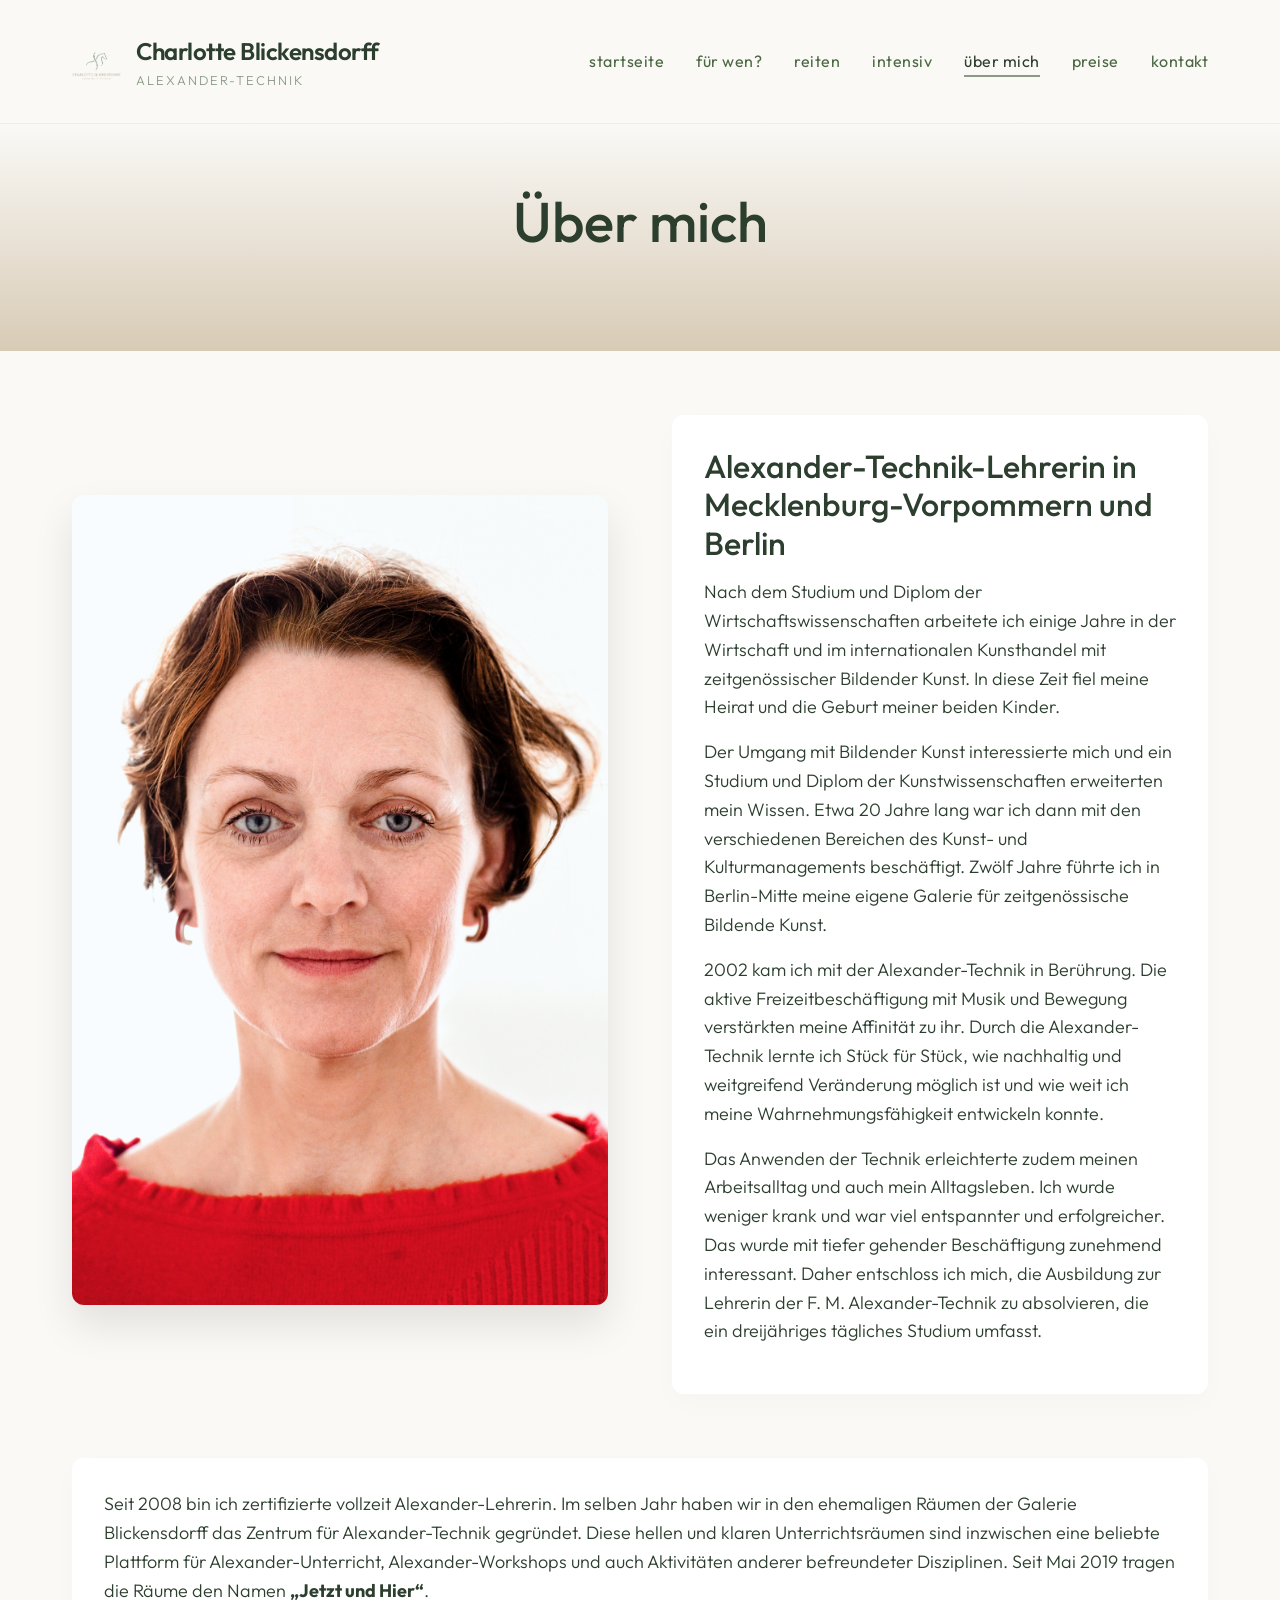
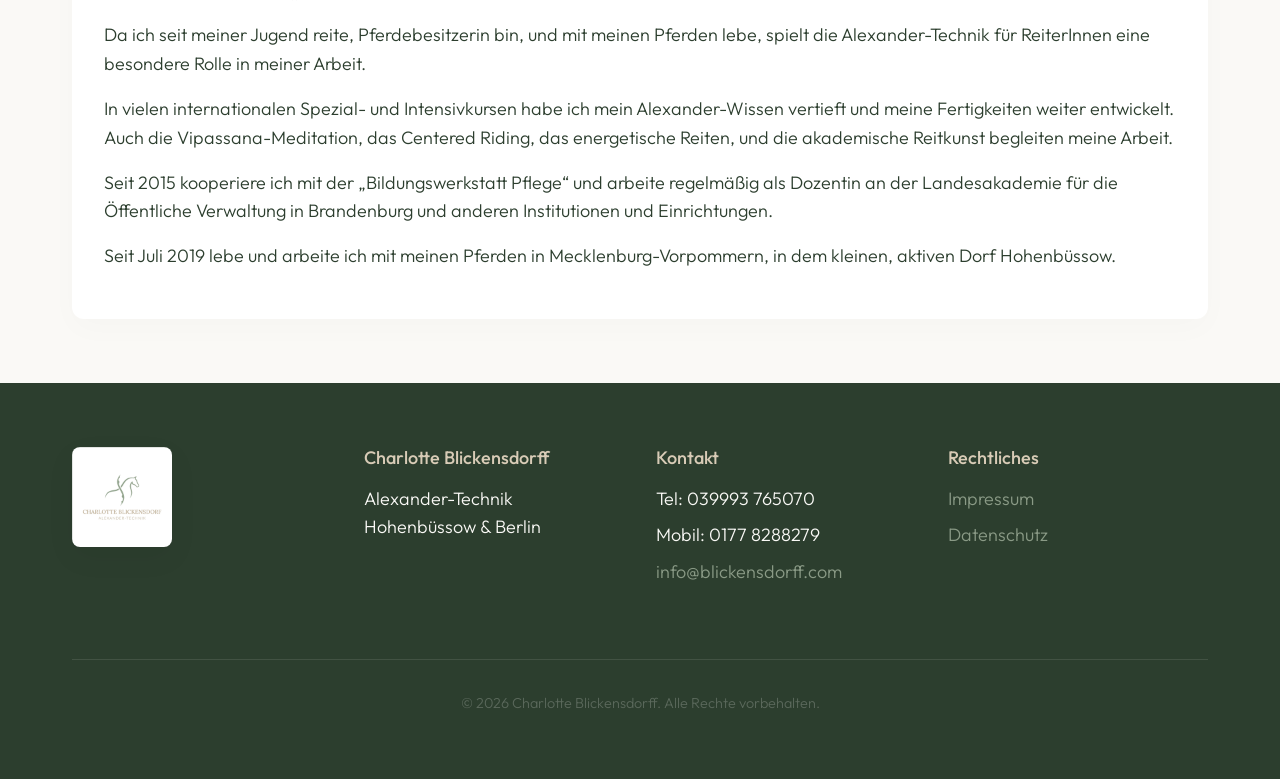
<file: ueber-mich.html>
<!DOCTYPE html>
<html lang="de">
<head>
    <meta charset="UTF-8">
    <meta name="viewport" content="width=device-width, initial-scale=1.0">
    <title>Über mich - Charlotte Blickensdorff</title>
    <meta name="description" content="Charlotte Blickensdorff - Zertifizierte Alexander-Technik-Lehrerin in Mecklenburg-Vorpommern und Berlin.">
    <link rel="stylesheet" href="css/styles.css">
</head>
<body>
    <header>
        <div class="container header-inner">
            <a href="index.html" class="logo-wrapper">
                <img src="assets/img/logo_icon.png" alt="Icon" class="logo-icon">
                <div class="logo">
                    Charlotte Blickensdorff
                    <span>Alexander-Technik</span>
                </div>
            </a>
            <button class="menu-toggle" aria-label="Menü umschalten" aria-expanded="false">
                ☰
            </button>
            <nav>
                <ul>
                    <li><a href="index.html">Startseite</a></li>
                    <li><a href="fuer-wen.html">Für wen?</a></li>
                    <li><a href="reiten.html">Reiten</a></li>
                    <li><a href="intensiv.html">Intensiv</a></li>
                    <li><a href="ueber-mich.html">Über mich</a></li>
                    <li><a href="preise.html">Preise</a></li>
                    <li><a href="kontakt.html">Kontakt</a></li>
                </ul>
            </nav>
        </div>
    </header>

    <main>
        <section class="hero" style="padding: var(--spacing-xl) 0;">
            <div class="container">
                <h1>Über mich</h1>
            </div>
        </section>

        <section class="container">
            <div class="grid-2">
                <div>
                    <!-- Portrait Charlotte Blickensdorff -->
                    <img src="assets/img/image27.jpeg" alt="Portrait Charlotte Blickensdorff" style="border-radius: 12px; box-shadow: 0 20px 40px rgba(0,0,0,0.1);">
                </div>
                <div class="content-box">
                    <h2>Alexander-Technik-Lehrerin in Mecklenburg-Vorpommern und Berlin</h2>
                    <p>Nach dem Studium und Diplom der Wirtschaftswissenschaften arbeitete ich einige Jahre in der Wirtschaft und im internationalen Kunsthandel mit zeitgenössischer Bildender Kunst. In diese Zeit fiel meine Heirat und die Geburt meiner beiden Kinder.</p>
                    <p>Der Umgang mit Bildender Kunst interessierte mich und ein Studium und Diplom der Kunstwissenschaften erweiterten mein Wissen. Etwa 20 Jahre lang war ich dann mit den verschiedenen Bereichen des Kunst- und Kulturmanagements beschäftigt. Zwölf Jahre führte ich in Berlin-Mitte meine eigene Galerie für zeitgenössische Bildende Kunst.</p>
                    
                    <p>2002 kam ich mit der Alexander-Technik in Berührung. Die aktive Freizeitbeschäftigung mit Musik und Bewegung verstärkten meine Affinität zu ihr. Durch die Alexander-Technik lernte ich Stück für Stück, wie nachhaltig und weitgreifend Veränderung möglich ist und wie weit ich meine Wahrnehmungsfähigkeit entwickeln konnte.</p>
                    <p>Das Anwenden der Technik erleichterte zudem meinen Arbeitsalltag und auch mein Alltagsleben. Ich wurde weniger krank und war viel entspannter und erfolgreicher. Das wurde mit tiefer gehender Beschäftigung zunehmend interessant. Daher entschloss ich mich, die Ausbildung zur Lehrerin der F. M. Alexander-Technik zu absolvieren, die ein dreijähriges tägliches Studium umfasst.</p>
                </div>
            </div>
            
            <div class="content-box" style="margin-top: var(--spacing-xl);">
                <p>Seit 2008 bin ich zertifizierte vollzeit Alexander-Lehrerin. Im selben Jahr haben wir in den ehemaligen Räumen der Galerie Blickensdorff das Zentrum für Alexander-Technik gegründet. Diese hellen und klaren Unterrichtsräumen sind inzwischen eine beliebte Plattform für Alexander-Unterricht, Alexander-Workshops und auch Aktivitäten anderer befreundeter Disziplinen. Seit Mai 2019 tragen die Räume den Namen <strong>„Jetzt und Hier“</strong>.</p>
                <p>Da ich seit meiner Jugend reite, Pferdebesitzerin bin, und mit meinen Pferden lebe, spielt die Alexander-Technik für ReiterInnen eine besondere Rolle in meiner Arbeit.</p>
                <p>In vielen internationalen Spezial- und Intensivkursen habe ich mein Alexander-Wissen vertieft und meine Fertigkeiten weiter entwickelt. Auch die Vipassana-Meditation, das Centered Riding, das energetische Reiten, und die akademische Reitkunst begleiten meine Arbeit.</p>
                <p>Seit 2015 kooperiere ich mit der „Bildungswerkstatt Pflege“ und arbeite regelmäßig als Dozentin an der Landesakademie für die Öffentliche Verwaltung in Brandenburg und anderen Institutionen und Einrichtungen.</p>
                <p>Seit Juli 2019 lebe und arbeite ich mit meinen Pferden in Mecklenburg-Vorpommern, in dem kleinen, aktiven Dorf Hohenbüssow.</p>
            </div>
        </section>
    </main>

    <footer>
        <div class="container footer-grid">
            <div class="footer-col" style="max-width: 120px;">
                <img src="assets/img/logo.png" alt="Charlotte Blickensdorff Logo" style="width: 100px; height: 100px; border-radius: 8px;">
            </div>
            <div class="footer-col">
                <h4>Charlotte Blickensdorff</h4>
                <p>Alexander-Technik<br>Hohenbüssow & Berlin</p>
            </div>
            <div class="footer-col">
                <h4>Kontakt</h4>
                <ul>
                    <li>Tel: 039993 765070</li>
                    <li>Mobil: 0177 8288279</li>
                    <li><a href="mailto:info@blickensdorff.com">info@blickensdorff.com</a></li>
                </ul>
            </div>
            <div class="footer-col">
                <h4>Rechtliches</h4>
                <ul>
                    <li><a href="kontakt.html#impressum">Impressum</a></li>
                    <li><a href="kontakt.html#datenschutz">Datenschutz</a></li>
                </ul>
            </div>
        </div>
        <div class="container">
            <div class="copyright">
                &copy; <script>document.write(new Date().getFullYear())</script> Charlotte Blickensdorff. Alle Rechte vorbehalten.
            </div>
        </div>
    </footer>

    <script src="js/script.js"></script>
</body>
</html>
</file>
<file: css/styles.css>
@import url('https://fonts.googleapis.com/css2?family=Outfit:wght@300;400;500;600&display=swap');

:root {
  --color-bg: #faf9f6;
  --color-text: #2c3e2e;
  --color-text-light: #5a685b;
  --color-accent-sage: #8a9a86;
  --color-accent-sand: #d8cbb6;
  --color-link: #4a6741;
  --color-white: #ffffff;
  
  --font-main: 'Outfit', sans-serif;
  
  --spacing-sm: 0.5rem;
  --spacing-md: 1rem;
  --spacing-lg: 2rem;
  --spacing-xl: 4rem;
  --spacing-xxl: 8rem;

  --transition-fast: 0.2s ease;
  --transition-normal: 0.3s ease;
}

* {
  margin: 0;
  padding: 0;
  box-sizing: border-box;
}

body {
  font-family: var(--font-main);
  background-color: var(--color-bg);
  color: var(--color-text);
  line-height: 1.6;
  font-weight: 300;
  font-size: 1.125rem;
  -webkit-font-smoothing: antialiased;
}

h1, h2, h3, h4 {
  font-weight: 500;
  line-height: 1.2;
  margin-bottom: var(--spacing-md);
  color: var(--color-text);
}

h1 { font-size: 2.5rem; }
h2 { font-size: 2rem; }
h3 { font-size: 1.5rem; }

p {
  margin-bottom: var(--spacing-md);
}

a {
  color: var(--color-link);
  text-decoration: none;
  transition: color var(--transition-fast), border-bottom var(--transition-fast);
  border-bottom: 1px solid transparent;
}

a:hover {
  color: var(--color-text);
  border-bottom: 1px solid var(--color-text);
}

/* Layout */
.container {
  max-width: 1200px;
  margin: 0 auto;
  padding: 0 var(--spacing-lg);
}

header {
  padding: var(--spacing-lg) 0;
  border-bottom: 1px solid rgba(0,0,0,0.05);
  background: rgba(250, 249, 246, 0.9);
  backdrop-filter: blur(10px);
  position: sticky;
  top: 0;
  z-index: 100;
}

.header-inner {
  display: flex;
  justify-content: space-between;
  align-items: center;
}

.logo-wrapper {
  display: flex;
  align-items: center;
  gap: 15px;
  text-decoration: none;
  border: none;
}

.logo-wrapper:hover {
  border: none;
}

.logo-icon {
  height: 40px;
  width: auto;
  box-shadow: none;
  border-radius: 0;
  transition: transform var(--transition-fast);
}

.logo-wrapper:hover .logo-icon {
  transform: scale(1.05);
}

.logo-wrapper:hover .logo {
  color: var(--color-link);
}

.logo {
  font-size: 1.5rem;
  font-weight: 600;
  letter-spacing: -0.5px;
  color: var(--color-text);
  display: flex;
  flex-direction: column;
  transition: color var(--transition-fast);
}

.logo span {
  font-size: 0.8rem;
  font-weight: 300;
  letter-spacing: 2px;
  text-transform: uppercase;
  color: var(--color-accent-sage);
}

nav ul {
  list-style: none;
  display: flex;
  gap: var(--spacing-lg);
}

nav a {
  font-weight: 400;
  font-size: 1rem;
  padding-bottom: 4px;
  border-bottom: 2px solid transparent;
  text-transform: lowercase;
  letter-spacing: 0.5px;
}

nav a:hover, nav a.active {
  border-bottom: 2px solid var(--color-accent-sage);
  color: var(--color-text);
}

/* Hero Section */
.hero {
  padding: var(--spacing-xxl) 0;
  text-align: center;
  background: linear-gradient(to bottom, var(--color-bg), var(--color-accent-sand));
  margin-bottom: var(--spacing-xl);
}

.hero h1 {
  font-size: 3.5rem;
  max-width: 800px;
  margin: 0 auto var(--spacing-lg) auto;
}

.hero p {
  font-size: 1.25rem;
  max-width: 600px;
  margin: 0 auto;
  color: var(--color-text-light);
}

/* Buttons */
.btn {
  display: inline-block;
  background-color: var(--color-accent-sage);
  color: var(--color-white);
  padding: 0.8rem 1.5rem;
  border-radius: 30px;
  font-weight: 500;
  border: none;
  cursor: pointer;
  transition: transform var(--transition-fast), background-color var(--transition-fast), box-shadow var(--transition-fast);
}

.btn:hover {
  background-color: var(--color-link);
  color: var(--color-white);
  transform: translateY(-2px);
  box-shadow: 0 4px 10px rgba(74, 103, 65, 0.2);
}

.btn-outline {
  background-color: transparent;
  color: var(--color-link);
  border: 1px solid var(--color-accent-sage);
}

.btn-outline:hover {
  background-color: var(--color-accent-sage);
  color: var(--color-white);
}

/* Content Sections */
section {
  padding: var(--spacing-xl) 0;
}

.grid-2 {
  display: grid;
  grid-template-columns: 1fr 1fr;
  gap: var(--spacing-xl);
  align-items: center;
}

.content-box {
  background-color: var(--color-white);
  padding: var(--spacing-lg);
  border-radius: 12px;
  box-shadow: 0 10px 30px rgba(0,0,0,0.02);
  transition: transform var(--transition-normal);
}

.content-box:hover {
  transform: translateY(-5px);
}

/* Footer */
footer {
  background-color: var(--color-text);
  color: var(--color-bg);
  padding: var(--spacing-xl) 0;
  margin-top: var(--spacing-xl);
}

footer a {
  color: var(--color-accent-sage);
}

footer a:hover {
  color: var(--color-accent-sand);
}

.footer-grid {
  display: grid;
  grid-template-columns: repeat(auto-fit, minmax(180px, 1fr));
  gap: var(--spacing-lg);
}

.footer-col h4 {
  color: var(--color-accent-sand);
  margin-bottom: var(--spacing-md);
}

.footer-col ul {
  list-style: none;
}

.footer-col ul li {
  margin-bottom: var(--spacing-sm);
}

.copyright {
  margin-top: var(--spacing-xl);
  text-align: center;
  font-size: 0.9rem;
  color: var(--color-text-light);
  border-top: 1px solid rgba(255,255,255,0.1);
  padding-top: var(--spacing-lg);
}

/* Images */
img {
  max-width: 100%;
  height: auto;
  border-radius: 8px;
  box-shadow: 0 10px 30px rgba(0,0,0,0.05);
}

/* Mobile Menu Button */
.menu-toggle {
  display: none;
  background: none;
  border: none;
  font-size: 1.5rem;
  color: var(--color-text);
  cursor: pointer;
}

/* Responsive */
@media (max-width: 768px) {
  .menu-toggle {
    display: block;
  }
  
  nav ul {
    display: none; /* Hide by default on mobile, js will toggle class */
    flex-direction: column;
    position: absolute;
    top: 100%;
    left: 0;
    width: 100%;
    background: var(--color-bg);
    padding: var(--spacing-lg);
    box-shadow: 0 10px 20px rgba(0,0,0,0.05);
  }
  
  nav ul.show {
    display: flex;
  }
  
  .grid-2 {
    grid-template-columns: 1fr;
  }
  
  .hero h1 {
    font-size: 2.5rem;
  }
}
</file>
